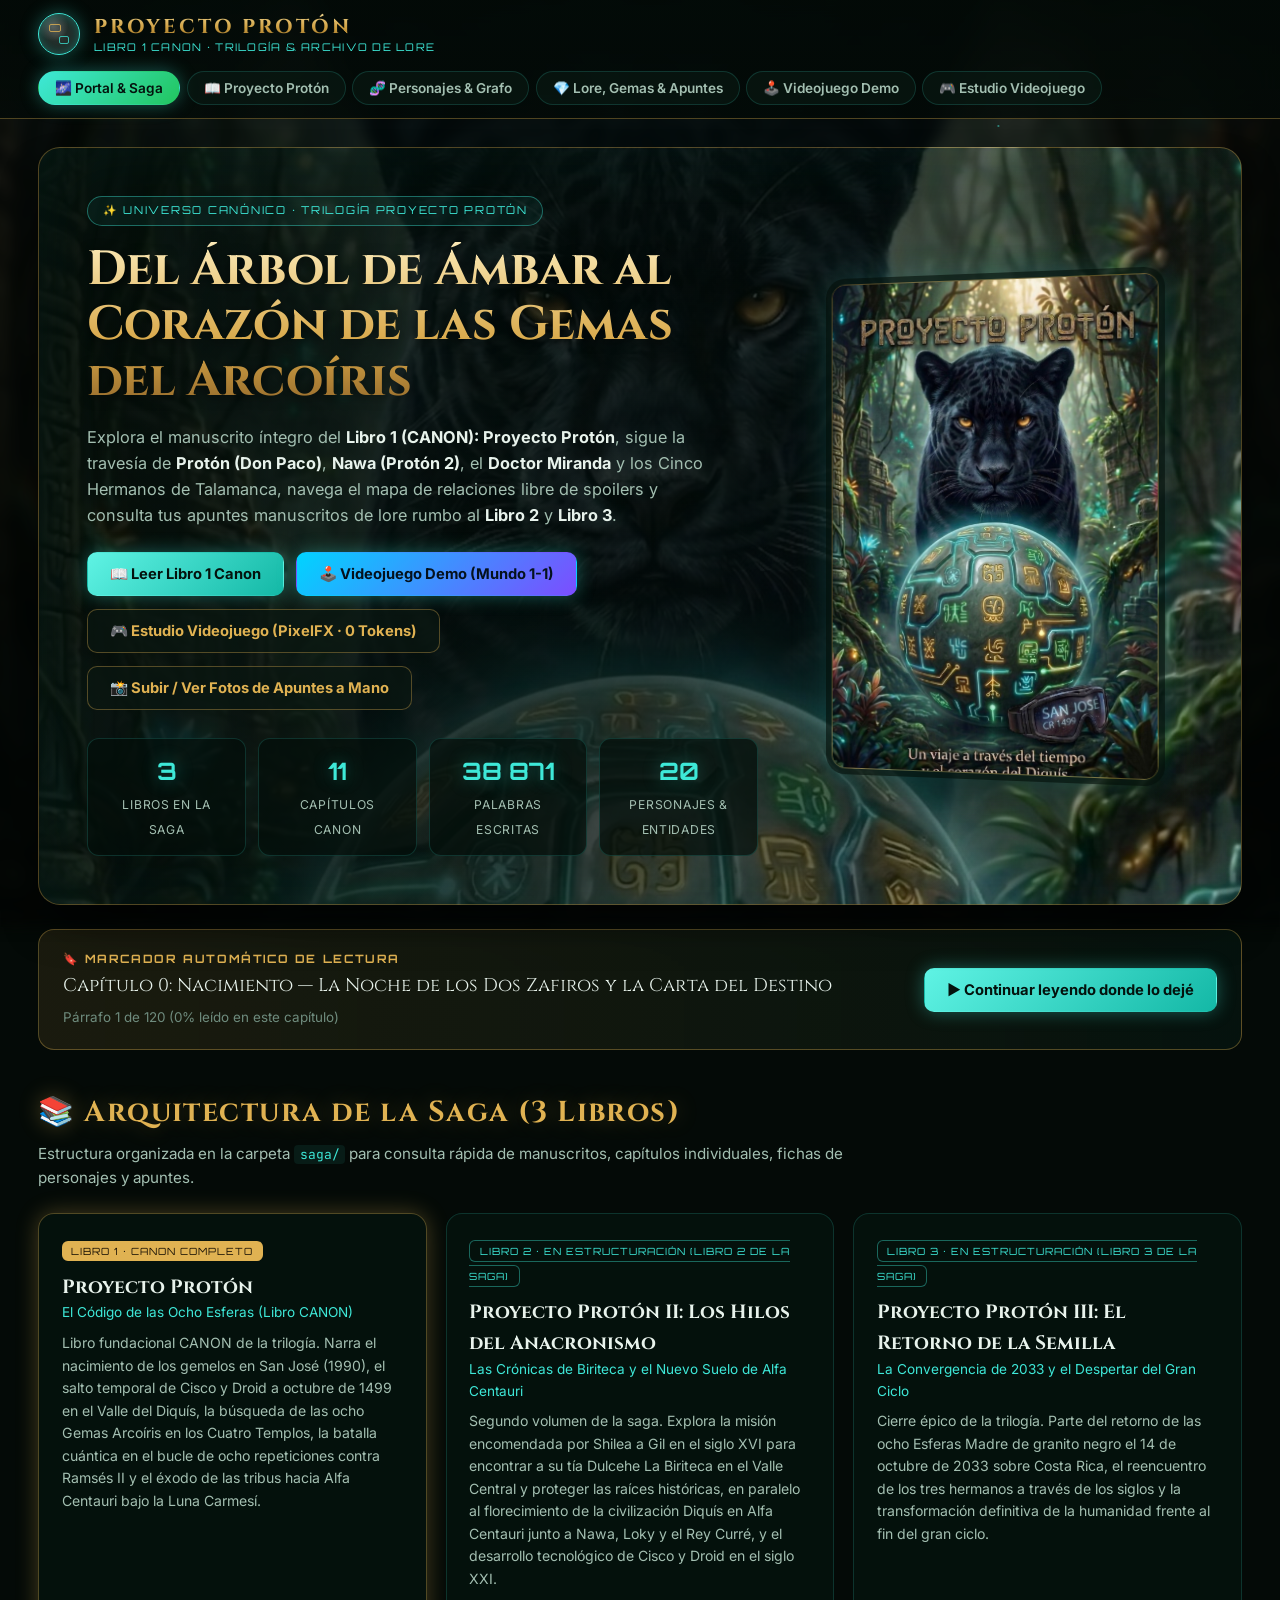
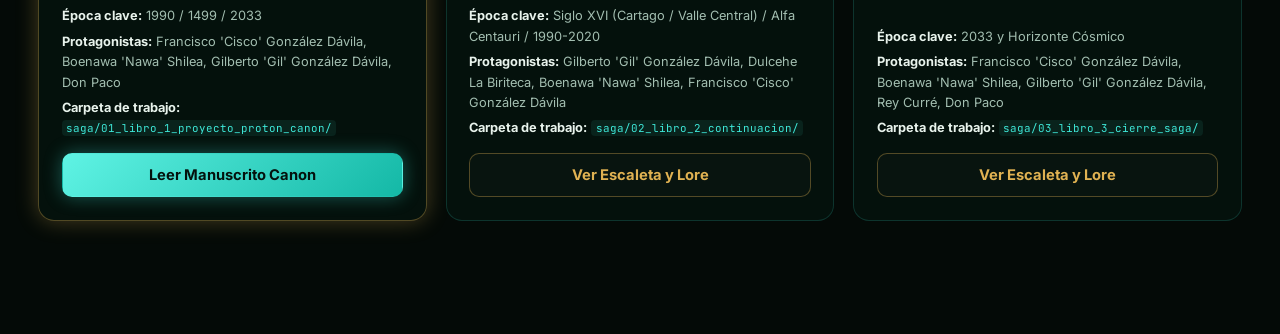
<file: index.html>
<!DOCTYPE html>
<html lang="es">
<head>
  <meta charset="UTF-8" />
  <meta name="viewport" content="width=device-width, initial-scale=1.0" />
  <title>Proyecto Protón | Saga Canon, Lector Interactivo, Biblia de Personajes y Lore</title>
  <meta name="description" content="Plataforma web interactiva del Libro 1 Canon Proyecto Protón (Saga de 3 Libros). Lector inmersivo con seguimiento de progreso, audiolibro Read-Along, grafo anti-spoilers de personajes y bóveda de apuntes de lore." />
  <meta property="og:type" content="website" />
  <meta property="og:title" content="Proyecto Protón — Libro 1 Canon &amp; Universo Interactivo" />
  <meta property="og:description" content="Un viaje a través del tiempo y el corazón del Diquís. Lee el Libro 1 Canon, explora la Biblia de Personajes sin spoilers y escucha el modo Audiolibro Read-Along." />
  <meta property="og:url" content="https://geniomaluco.github.io/Proyecto-Proton-Web/" />
  <meta property="og:image" content="https://geniomaluco.github.io/Proyecto-Proton-Web/assets/img/Portadav2.png" />
  <meta name="twitter:card" content="summary_large_image" />
  <meta name="twitter:title" content="Proyecto Protón — Libro 1 Canon &amp; Universo Interactivo" />
  <meta name="twitter:description" content="Un viaje a través del tiempo y el corazón del Diquís. Lector interactivo, grafo de personajes y lore." />
  <meta name="twitter:image" content="https://geniomaluco.github.io/Proyecto-Proton-Web/assets/img/Portadav2.png" />
  <link rel="preconnect" href="https://fonts.googleapis.com" />
  <link rel="preconnect" href="https://fonts.gstatic.com" crossorigin />
  <link href="https://fonts.googleapis.com/css2?family=Cinzel:wght@600;700;900&family=Orbitron:wght@500;700&family=Inter:wght@400;500;600;700&family=Lora:ital,wght@0,400;0,600;1,400&family=JetBrains+Mono:wght@400;600&display=swap" rel="stylesheet" />
  <link rel="stylesheet" href="assets/css/styles.css" />
</head>
<body>
  <!-- Fondo dinámico: portada (Portadav2.png) o ilustración del capítulo activo -->
  <div id="page-backdrop" class="page-backdrop" aria-hidden="true"></div>
  <div class="fireflies" aria-hidden="true"></div>

  <!-- Barra global de progreso de lectura (HU-4.2) -->
  <div class="global-reading-bar" id="global-reading-bar"></div>

  <!-- Navegación Superior -->
  <header class="topbar">
    <button
      type="button"
      class="brand"
      data-view="home"
      title="Ir al menú Portal &amp; Saga"
      aria-label="Ir al menú Portal y Saga"
    >
      <div class="brand-orb" aria-hidden="true"></div>
      <div>
        <div class="brand-title">PROYECTO PROTÓN</div>
        <span class="brand-subtitle">Libro 1 Canon · Trilogía &amp; Archivo de Lore</span>
      </div>
    </button>

    <nav class="nav-tabs" aria-label="Navegación Principal">
      <button type="button" class="nav-btn active" data-view="home">
        🌌 Portal &amp; Saga
      </button>
      <button type="button" class="nav-btn" data-view="reader">
        📖 Proyecto Protón
      </button>
      <button type="button" class="nav-btn" data-view="characters">
        🧬 Personajes &amp; Grafo
      </button>
      <button type="button" class="nav-btn" data-view="lore">
        💎 Lore, Gemas &amp; Apuntes
      </button>
      <button type="button" class="nav-btn" data-view="game">
        🕹️ Videojuego Demo
      </button>
      <button type="button" class="nav-btn" data-view="studio">
        🎮 Estudio Videojuego
      </button>
    </nav>
  </header>

  <main class="main-container">
    <!-- =======================================================================
         VISTA 1: PORTAL DE LA SAGA Y DASHBOARD DE PROGRESO
         ======================================================================= -->
    <section id="view-home" class="view-section active" aria-labelledby="hero-heading">
      <div class="hero-card">
        <div class="hero-copy">
          <div class="hero-badge">✨ UNIVERSO CANÓNICO · TRILOGÍA PROYECTO PROTÓN</div>
          <h1 id="hero-heading" class="hero-title">
            Del Árbol de Ámbar al Corazón de las Gemas del Arcoíris
          </h1>
          <p class="hero-lead">
            Explora el manuscrito íntegro del <strong>Libro 1 (CANON): Proyecto Protón</strong>,
            sigue la travesía de <strong>Protón (Don Paco)</strong>, <strong>Nawa (Protón 2)</strong>,
            el <strong>Doctor Miranda</strong> y los Cinco Hermanos de Talamanca, navega el mapa de relaciones
            libre de spoilers y consulta tus apuntes manuscritos de lore rumbo al <strong>Libro 2</strong> y <strong>Libro 3</strong>.
          </p>

          <div class="hero-actions">
            <button type="button" class="btn-primary" data-action="open-reader">
              📖 Leer Libro 1 Canon
            </button>
            <button type="button" class="btn-primary" data-action="open-game" style="background:linear-gradient(135deg,#00d4ff,#7c4dff);color:#04111d;">
              🕹️ Videojuego Demo (Mundo 1-1)
            </button>
            <button type="button" class="btn-secondary" data-action="open-studio">
              🎮 Estudio Videojuego (PixelFX · 0 Tokens)
            </button>
            <button type="button" class="btn-secondary" data-action="open-lore">
              📸 Subir / Ver Fotos de Apuntes a Mano
            </button>
          </div>

          <div id="hero-stats-grid" class="hero-stats"></div>
        </div>
        <figure class="hero-art">
          <img src="assets/img/Portadav2.png" alt="Portada de Proyecto Protón: jaguar negro tras una esfera Diquís con glifos luminosos en la selva" />
        </figure>
      </div>

      <!-- Banner Continuar Leyendo (HU-4.2) -->
      <div class="continue-banner">
        <div class="continue-info">
          <h4>🔖 Marcador Automático de Lectura</h4>
          <p id="continue-chapter-title">Cap. 0: Nacimiento</p>
          <span id="continue-chapter-meta" style="font-size:0.84rem;color:var(--text-muted);">
            Párrafo #1 · 0% del libro completado
          </span>
        </div>
        <button type="button" class="btn-primary" data-action="continue-reading">
          ▶️ Continuar leyendo donde lo dejé
        </button>
      </div>

      <!-- Mapa de la Trilogía (Libros 1, 2 y 3) -->
      <h2 class="section-heading">📚 Arquitectura de la Saga (3 Libros)</h2>
      <p class="section-subtitle">
        Estructura organizada en la carpeta <code>saga/</code> para consulta rápida de manuscritos, capítulos individuales, fichas de personajes y apuntes.
      </p>
      <div id="saga-books-grid" class="saga-grid"></div>
    </section>

    <!-- =======================================================================
         VISTA 2: LECTOR INTERACTIVO + MARCADORES + READ-ALONG (HU-4.1 & HU-4.2)
         ======================================================================= -->
    <section id="view-reader" class="view-section" aria-label="Lector Interactivo">
      <!-- Cajón desplegable de marcadores manuales -->
      <div id="bookmarks-drawer" class="bookmarks-drawer">
        <div style="display:flex;justify-content:space-between;align-items:center;margin-bottom:0.65rem;">
          <strong style="color:var(--accent-gold);font-size:0.9rem;">🔖 Mis Marcadores Guardados</strong>
          <span style="font-size:0.78rem;color:var(--text-muted);">Haz clic en ☆ Marcar en cualquier párrafo para guardar o quitar un marcador</span>
        </div>
        <div id="bookmarks-list-container"></div>
      </div>

      <div class="reader-layout">
        <!-- Índice lateral de capítulos -->
        <aside class="chapter-sidebar" aria-label="Índice de Capítulos">
          <div class="sidebar-header">
            <span>Capítulos Canon</span>
            <span style="font-size:0.75rem;color:var(--accent-cyan);">Libro 1</span>
          </div>
          <div id="reader-chapter-list" class="chapter-list"></div>
        </aside>

        <!-- Panel principal de lectura con soporte de temas (Oscuro / Sepia / Claro) -->
        <article id="reader-main-panel" class="reader-panel" data-theme="dark">
          <div class="reader-toolbar">
            <div class="toolbar-group">
              <span style="font-size:0.75rem;color:var(--text-muted);padding:0 0.4rem;">Tema:</span>
              <button type="button" class="toolbar-btn active" data-theme-btn="dark">🌙 Oscuro</button>
              <button type="button" class="toolbar-btn" data-theme-btn="sepia">📜 Sepia</button>
              <button type="button" class="toolbar-btn" data-theme-btn="light">☀️ Claro</button>
            </div>

            <div class="toolbar-group">
              <button type="button" id="btn-font-dec" class="toolbar-btn" title="Reducir tamaño de letra">A-</button>
              <button type="button" id="btn-font-inc" class="toolbar-btn" title="Aumentar tamaño de letra">A+</button>
              <button type="button" id="btn-toggle-font" class="toolbar-btn" title="Alternar tipografía Serif / Sans">Serif / Sans</button>
            </div>

            <div class="toolbar-group">
              <button type="button" id="btn-toggle-bookmarks" class="toolbar-btn">
                🔖 Marcadores (<span id="bookmarks-count-badge">0</span>)
              </button>
            </div>

            <div id="reader-progress-label" style="font-size:0.78rem;font-family:var(--font-mono);color:var(--accent-cyan);">
              Progreso: 0% · Párrafo #1
            </div>
          </div>

          <header id="reader-chapter-header" class="chapter-header-banner"></header>

          <div id="reader-paragraphs-container" class="chapter-content"></div>

          <footer class="chapter-footer-nav">
            <button type="button" id="btn-prev-chapter" class="btn-secondary">
              ⬅️ Capítulo Anterior
            </button>
            <button type="button" id="btn-next-chapter" class="btn-primary">
              Siguiente Capítulo ➡️
            </button>
          </footer>
        </article>
      </div>
    </section>

    <!-- =======================================================================
         VISTA 3: CATÁLOGO DE PERSONAJES Y GRAFO ANTI-SPOILERS (HU-4.3)
         ======================================================================= -->
    <section id="view-characters" class="view-section" aria-label="Biblia de Personajes y Relaciones">
      <h2 class="section-heading">🧬 Biblia de Personajes &amp; Mapa de Relaciones</h2>
      <p class="section-subtitle">
        Filtra el universo de personajes principales, secundarios y entidades. Ajusta el control anti-spoilers según el capítulo que estés leyendo para revelar únicamente los vínculos y biografías descubiertos hasta ese punto.
      </p>

      <!-- Barra de control Anti-Spoilers -->
      <div class="spoiler-bar">
        <div>
          <strong style="color:var(--accent-cyan);display:block;font-size:0.95rem;">
            🛡️ Filtro Inteligente Anti-Spoilers por Capítulo
          </strong>
          <span style="font-size:0.82rem;color:var(--text-muted);">
            Oculta automáticamente personajes, transformaciones y alianzas de capítulos posteriores.
          </span>
        </div>

        <div class="spoiler-slider-wrap">
          <input
            type="range"
            id="spoiler-chapter-slider"
            min="0"
            max="10"
            value="10"
            aria-label="Capítulo máximo permitido sin spoilers"
          />
          <span id="spoiler-chapter-badge" class="spoiler-badge">
            Mostrando hasta Cap. 10: Epílogo: El Retorno de la Semilla
          </span>
          <button type="button" id="btn-spoiler-all" class="toolbar-btn">
            Ver Todo el Canon
          </button>
        </div>
      </div>

      <!-- Grafo Interactivo SVG + Panel de Detalle -->
      <div class="graph-container">
        <div class="svg-graph-box">
          <svg id="relationship-svg" viewBox="0 0 800 490" role="img" aria-label="Grafo interactivo de relaciones entre personajes"></svg>
        </div>
        <aside id="character-spotlight-box" class="character-spotlight"></aside>
      </div>

      <!-- Filtros de Categoría y Buscador -->
      <div class="filter-pills">
        <button type="button" class="pill-btn active" data-char-cat="todos">Todos (20)</button>
        <button type="button" class="pill-btn" data-char-cat="principales">⭐ Principales (4)</button>
        <button type="button" class="pill-btn" data-char-cat="secundarios">🧭 Secundarios (11)</button>
        <button type="button" class="pill-btn" data-char-cat="grupos">🏛️ Grupos y Entidades (5)</button>
        <input
          type="search"
          id="char-search-input"
          placeholder="🔍 Buscar por nombre, alias, rol o facción..."
          style="margin-left:auto;background:rgba(15,23,42,0.85);color:var(--text-main);border:1px solid var(--border-subtle);border-radius:999px;padding:0.45rem 1rem;font-size:0.84rem;min-width:260px;"
        />
      </div>

      <div id="characters-catalog-grid" class="characters-grid"></div>
    </section>

    <!-- =======================================================================
         VISTA 4: BÓVEDA DE LORE, LAS 8 GEMAS Y FOTOS DE APUNTES A MANO
         ======================================================================= -->
    <section id="view-lore" class="view-section" aria-label="Bóveda de Lore, Gemas y Apuntes">
      <h2 class="section-heading">💎 Las 8 Gemas del Arcoíris (Canon)</h2>
      <p class="section-subtitle">
        Artefactos de consciencia forjados en el Árbol de Ámbar durante el sacrificio de Protón en el Capítulo 0 y despertados a lo largo de la saga.
      </p>
      <div id="gems-catalog-grid" class="gems-grid"></div>

      <h2 class="section-heading">📸 Bóveda de Fotografías y Apuntes a Mano del Autor</h2>
      <p class="section-subtitle">
        Espacio preparado para subir y previsualizar las fotografías de tus notas a mano sobre el lore de <em>Proyecto Protón</em> y las continuaciones de la saga.
        También puedes guardar los archivos directamente en <code>saga/lore_y_apuntes/fotos_apuntes_mano/</code>.
      </p>

      <div class="lore-upload-zone">
        <div style="font-size:2.2rem;margin-bottom:0.5rem;">📷 ✍️ 📓</div>
        <h3 style="margin-bottom:0.4rem;">Cargar Fotografías de Apuntes y Bocetos a Mano</h3>
        <p style="color:var(--text-muted);font-size:0.9rem;max-width:640px;margin:0 auto 1rem;">
          Selecciona una o varias fotos desde tu equipo para visualizarlas en esta galería interactiva o compártelas directamente en el chat para transcribirlas a <code>saga/lore_y_apuntes/transcripciones_apuntes/</code> e integrarlas al canon.
        </p>
        <label for="handwritten-photo-input" class="btn-primary" style="cursor:pointer;display:inline-flex;">
          📂 Seleccionar Fotografías de Apuntes
        </label>
        <input
          type="file"
          id="handwritten-photo-input"
          accept="image/*"
          multiple
          style="display:none;"
        />
      </div>

      <div id="lore-notes-grid" class="lore-notes-grid"></div>
    </section>

    <!-- =======================================================================
         VISTA 5: ESTUDIO CREADOR DE PERSONAJES, ANIMACIONES Y ESCENAS PIXELFX
         ======================================================================= -->
    <section id="view-studio" class="view-section" aria-label="Estudio Web Creador de Personajes y Animaciones PixelFX">
      <div class="studio-top-intro">
        <div>
          <span class="hero-badge" style="margin-bottom:0.4rem;">🕹️ PROYECTO PROTÓN GAME LAB · MOTOR PROCEDURAL PIXELFX (0 TOKENS)</span>
          <h2 class="section-heading" style="margin-bottom:0.25rem;">🎮 Estudio Creador de Personajes, Ataques, Objetos y Escenas</h2>
          <p class="section-subtitle" style="margin-bottom:0;">
            Selecciona cualquiera de los <strong>20 personajes canónicos del libro</strong>, personaliza su anatomía 3D-to-Pixel, Gema del Arcoíris, armas precolombinas/cibernéticas, prueba <strong>249 animaciones</strong> sobre <strong>escenas de fondo alusivas a Proyecto Protón</strong> y exporta hojas de sprites <code>.sheet.png</code> + metadatos <code>.sheet.json</code> listos para el videojuego.
          </p>
        </div>
        <a href="studio.html" class="btn-secondary" style="white-space:nowrap;text-decoration:none;">
          🖥️ Abrir en Pantalla Completa
        </a>
      </div>

      <div id="proton-studio-root"></div>
    </section>

    <!-- =======================================================================
         VISTA 6: VIDEOJUEGO DEMO JUGABLE (PC & MÓVIL) + BASE GODOT 4
         ======================================================================= -->
    <section id="view-game" class="view-section" aria-label="Videojuego Demo Proyecto Protón Mundo 1-1">
      <div class="studio-top-intro">
        <div>
          <span class="hero-badge" style="margin-bottom:0.4rem;">🕹️ PROYECTO PROTÓN · VIDEOJUEGO DEMO (PC &amp; CELULAR) + PROYECTO GODOT 4</span>
          <h2 class="section-heading" style="margin-bottom:0.25rem;">🏥 Mundo 1 - Nivel 1: Escape del Hospital Nocturno (Cap. 0)</h2>
          <p class="section-subtitle" style="margin-bottom:0;">
            Elige entre <strong>Don Paco, Cisco, Droid o Nawa</strong>. Entra en escena con <code>scifi/tractor-beam</code> sin armas, explora el <strong>Hospital Nocturno</strong>, encuentra tu arma en el Armero, usa <strong>Doble Salto Acrobático</strong>, <strong>Dash con Golpe</strong>, <strong>Escudo</strong>, carga la barra de energía con ítems de las criaturas (voladoras, rastreras y saltarinas) para lanzar el <strong>Sword Combo</strong>, recoge el <strong>Trozo de la Gema Blanca (<code>pickups/crystal-shard</code>)</strong> para hacerte grande, junta <strong>100 monedas de oro para 1 Vida Extra</strong>, resuelve el <strong>Puzzle de la Incubadora</strong> para rescatar al bebé y escapa subiendo al <strong>Vehículo Blanco</strong> antes de que se agoten los <strong>240 minutos</strong>.
          </p>
        </div>
        <button type="button" class="btn-secondary" data-action="open-studio" style="white-space:nowrap;">
          🎨 Ir al Estudio de Sprites
        </button>
      </div>

      <div id="proton-game-demo-root"></div>
    </section>
  </main>

  <!-- =======================================================================
       BURBUJA Y REPRODUCTOR DE AUDIOLIBRO READ-ALONG (SOLO EN PROYECTO PROTÓN)
       ======================================================================= -->
  <aside id="audio-dock" class="audio-dock" aria-label="Controles de Audiolibro y Narración Sincronizada">
    <!-- Botón Burbuja Flotante (cerrado por defecto para no tapar la lectura en móvil) -->
    <button
      type="button"
      id="btn-audio-bubble"
      class="audio-bubble-btn"
      title="Abrir o cerrar controles de narración"
      aria-expanded="false"
      aria-controls="audio-dock-panel"
    >
      <span id="audio-bubble-dot" class="audio-pulse"></span>
      <span class="audio-bubble-icon">🎧</span>
      <span class="audio-bubble-label">Narrador</span>
    </button>

    <!-- Panel desplegable de controles -->
    <div id="audio-dock-panel" class="audio-dock-inner">
      <div class="audio-panel-header">
        <div class="audio-status">
          <span id="audio-pulse-dot" class="audio-pulse"></span>
          <span id="audio-now-playing" class="audio-now-playing">
            🎧 Audiolibro listo (toca 🔊 en un párrafo o Play)
          </span>
        </div>
        <button
          type="button"
          id="btn-audio-close"
          class="audio-close-btn"
          title="Minimizar en burbuja"
          aria-label="Minimizar reproductor en burbuja"
        >
          ✕
        </button>
      </div>

      <div class="audio-controls">
        <button type="button" id="btn-audio-prev" class="audio-btn" title="Párrafo anterior">⏮️</button>
        <button type="button" id="btn-audio-play" class="audio-btn primary" title="Reproducir / Pausar narración Read-Along">▶ Narrar</button>
        <button type="button" id="btn-audio-next" class="audio-btn" title="Siguiente párrafo">⏭️</button>
        <button type="button" id="btn-audio-stop" class="audio-btn" title="Detener narración">⏹️</button>

        <select id="tts-rate-select" class="audio-select" aria-label="Velocidad de narración">
          <option value="0.85">0.85x</option>
          <option value="1" selected>1.0x Normal</option>
          <option value="1.15">1.15x</option>
          <option value="1.3">1.30x Rápido</option>
        </select>

        <select id="mp3-track-select" class="audio-select" aria-label="Pistas MP3 ElevenLabs generadas">
          <option value="">🎵 Pistas MP3 ElevenLabs...</option>
        </select>
        <audio id="native-mp3-player" controls style="height:30px;max-width:190px;display:none;"></audio>
      </div>
    </div>
  </aside>

  <!-- Base de datos compilada por book_builder.py + Lógica de la aplicación + Estudio PixelFX (Bundle sin CORS) -->
  <script src="assets/data/proton_data.js"></script>
  <script src="assets/js/app.js"></script>
  <script src="assets/js/proton_studio_bundle.js"></script>
</body>
</html>
</file>
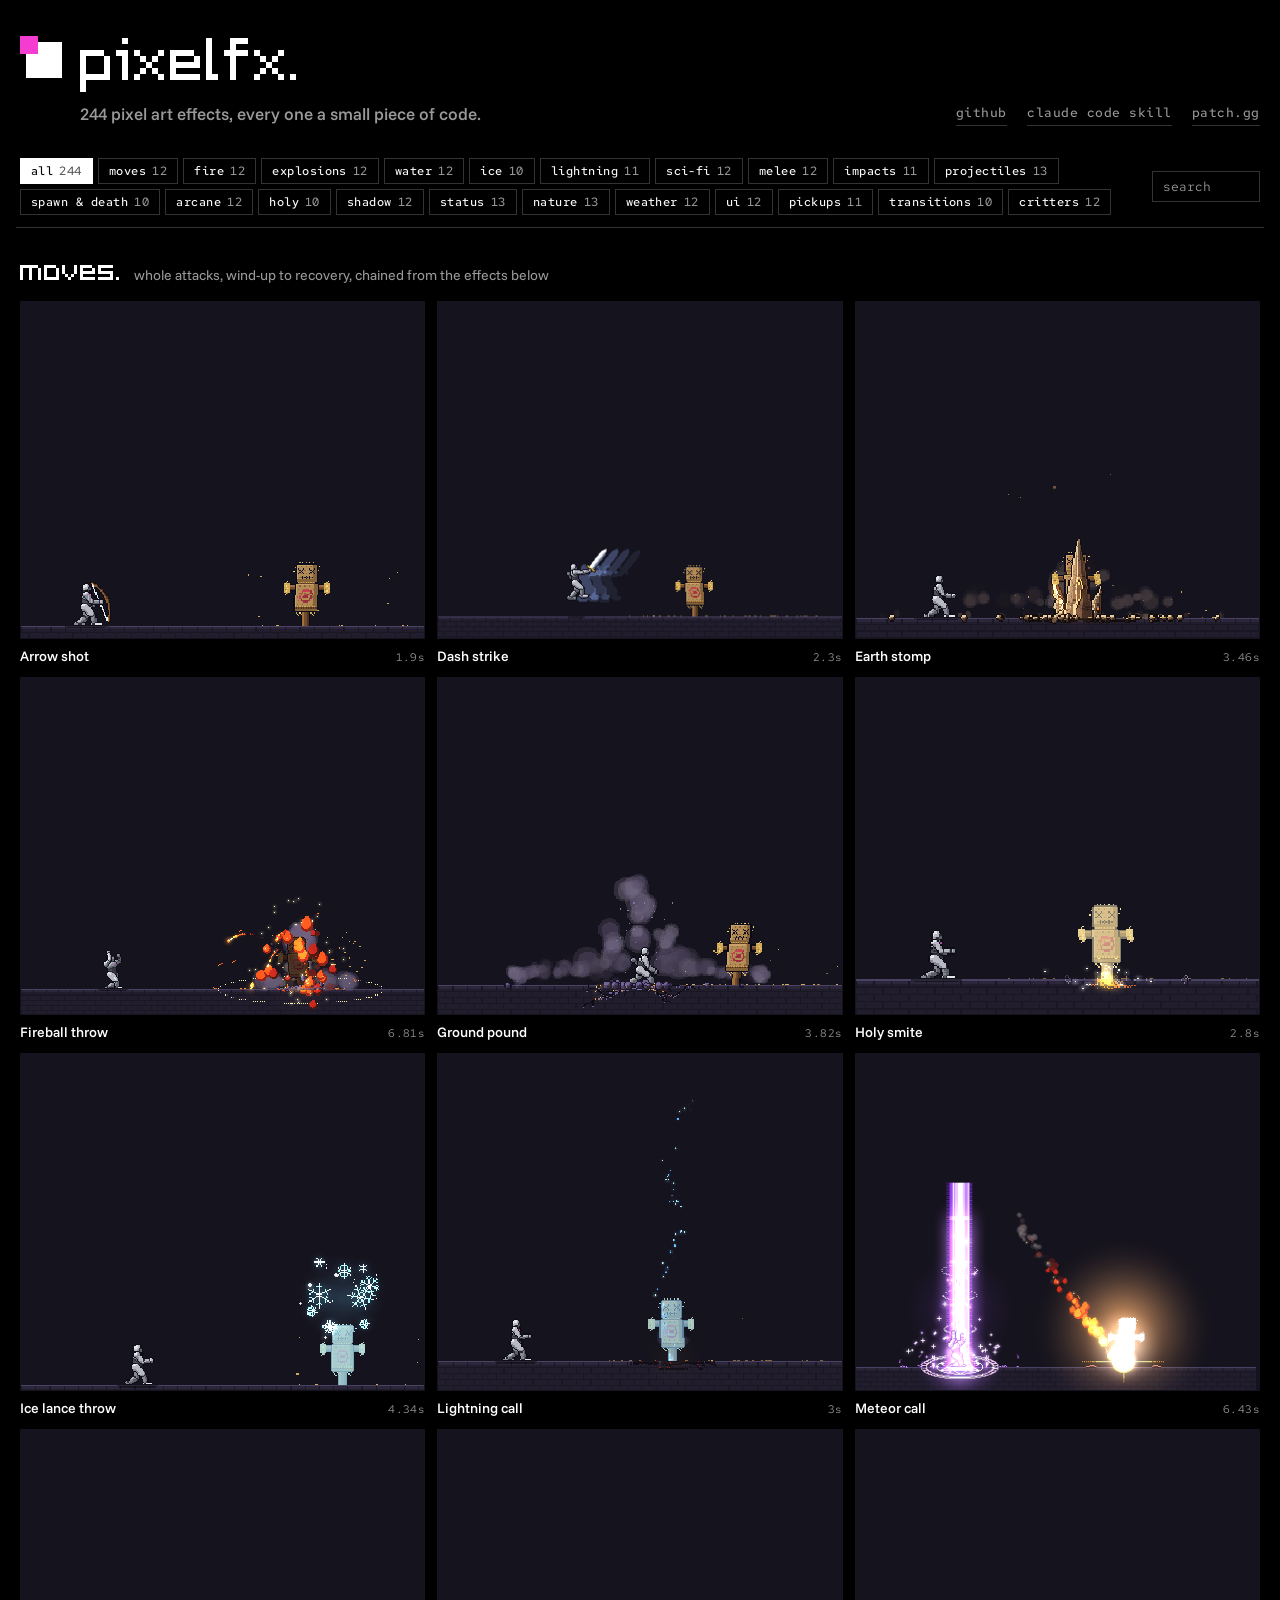
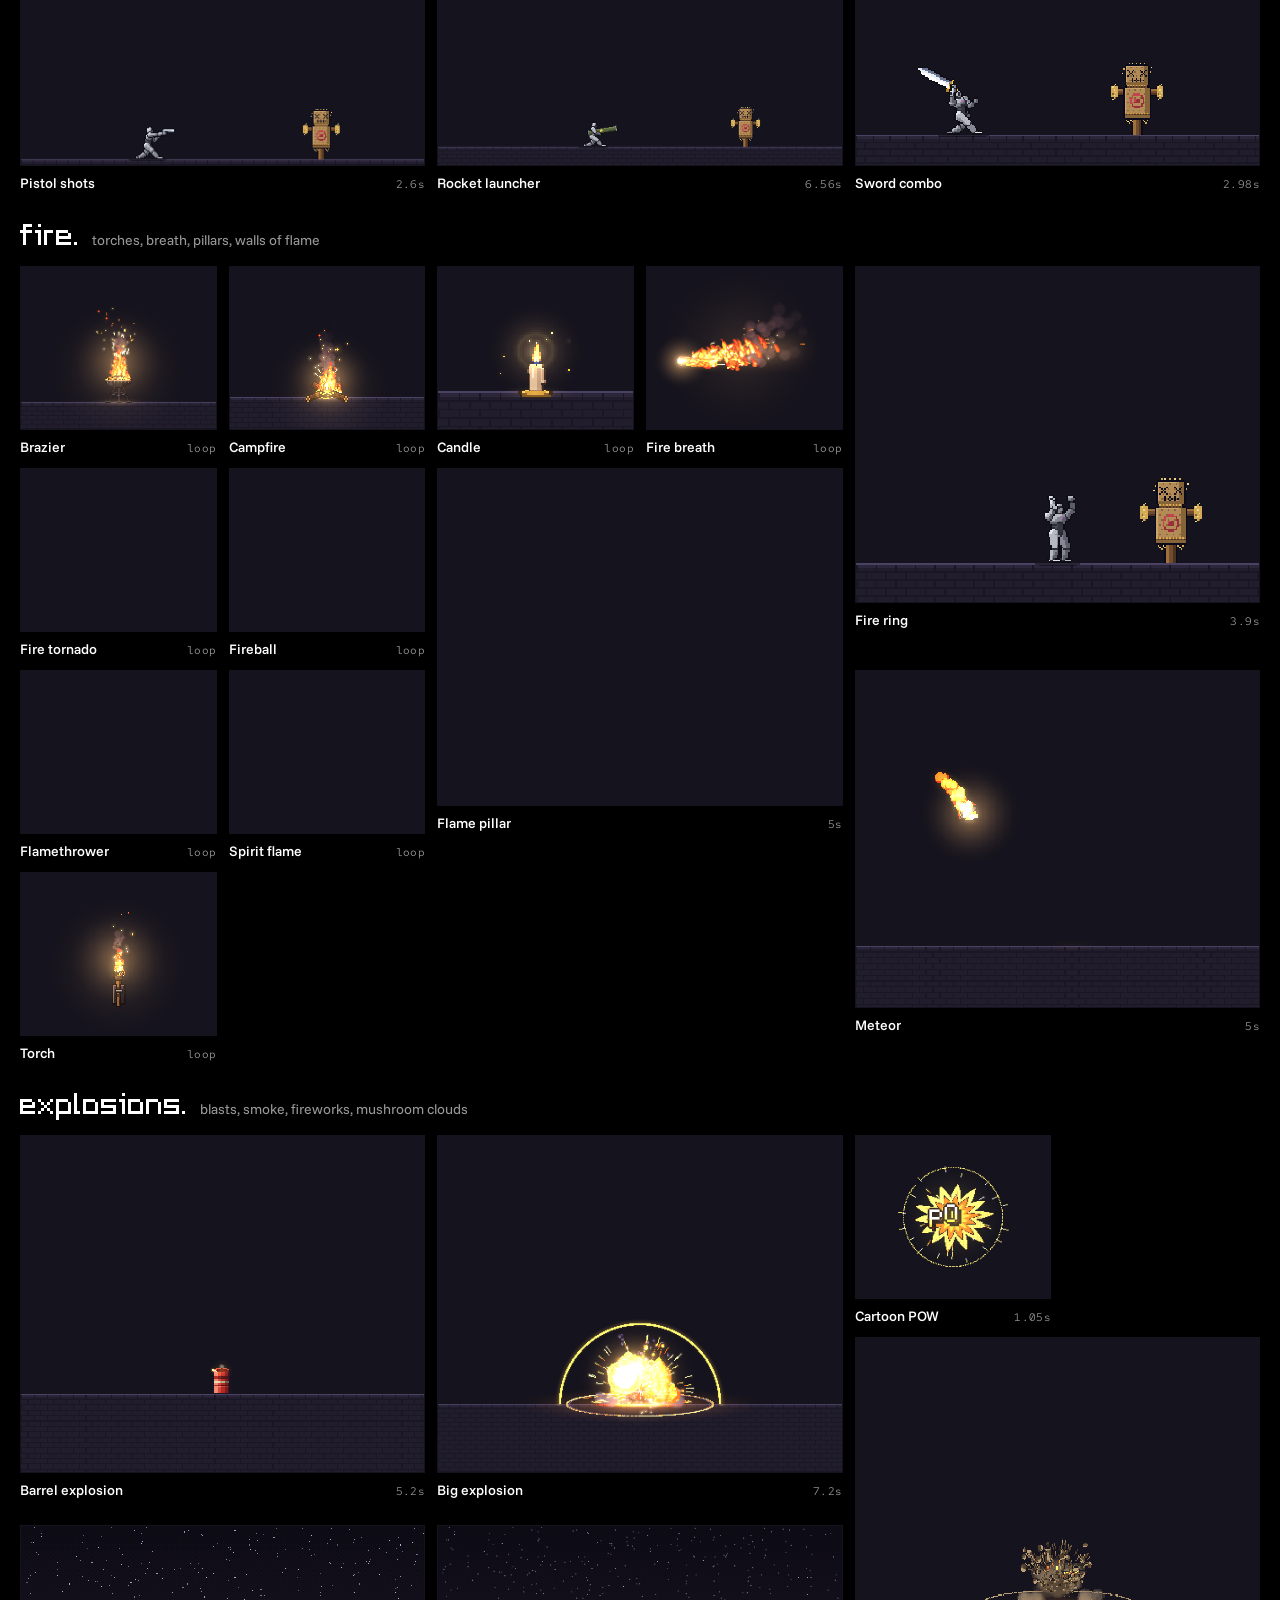
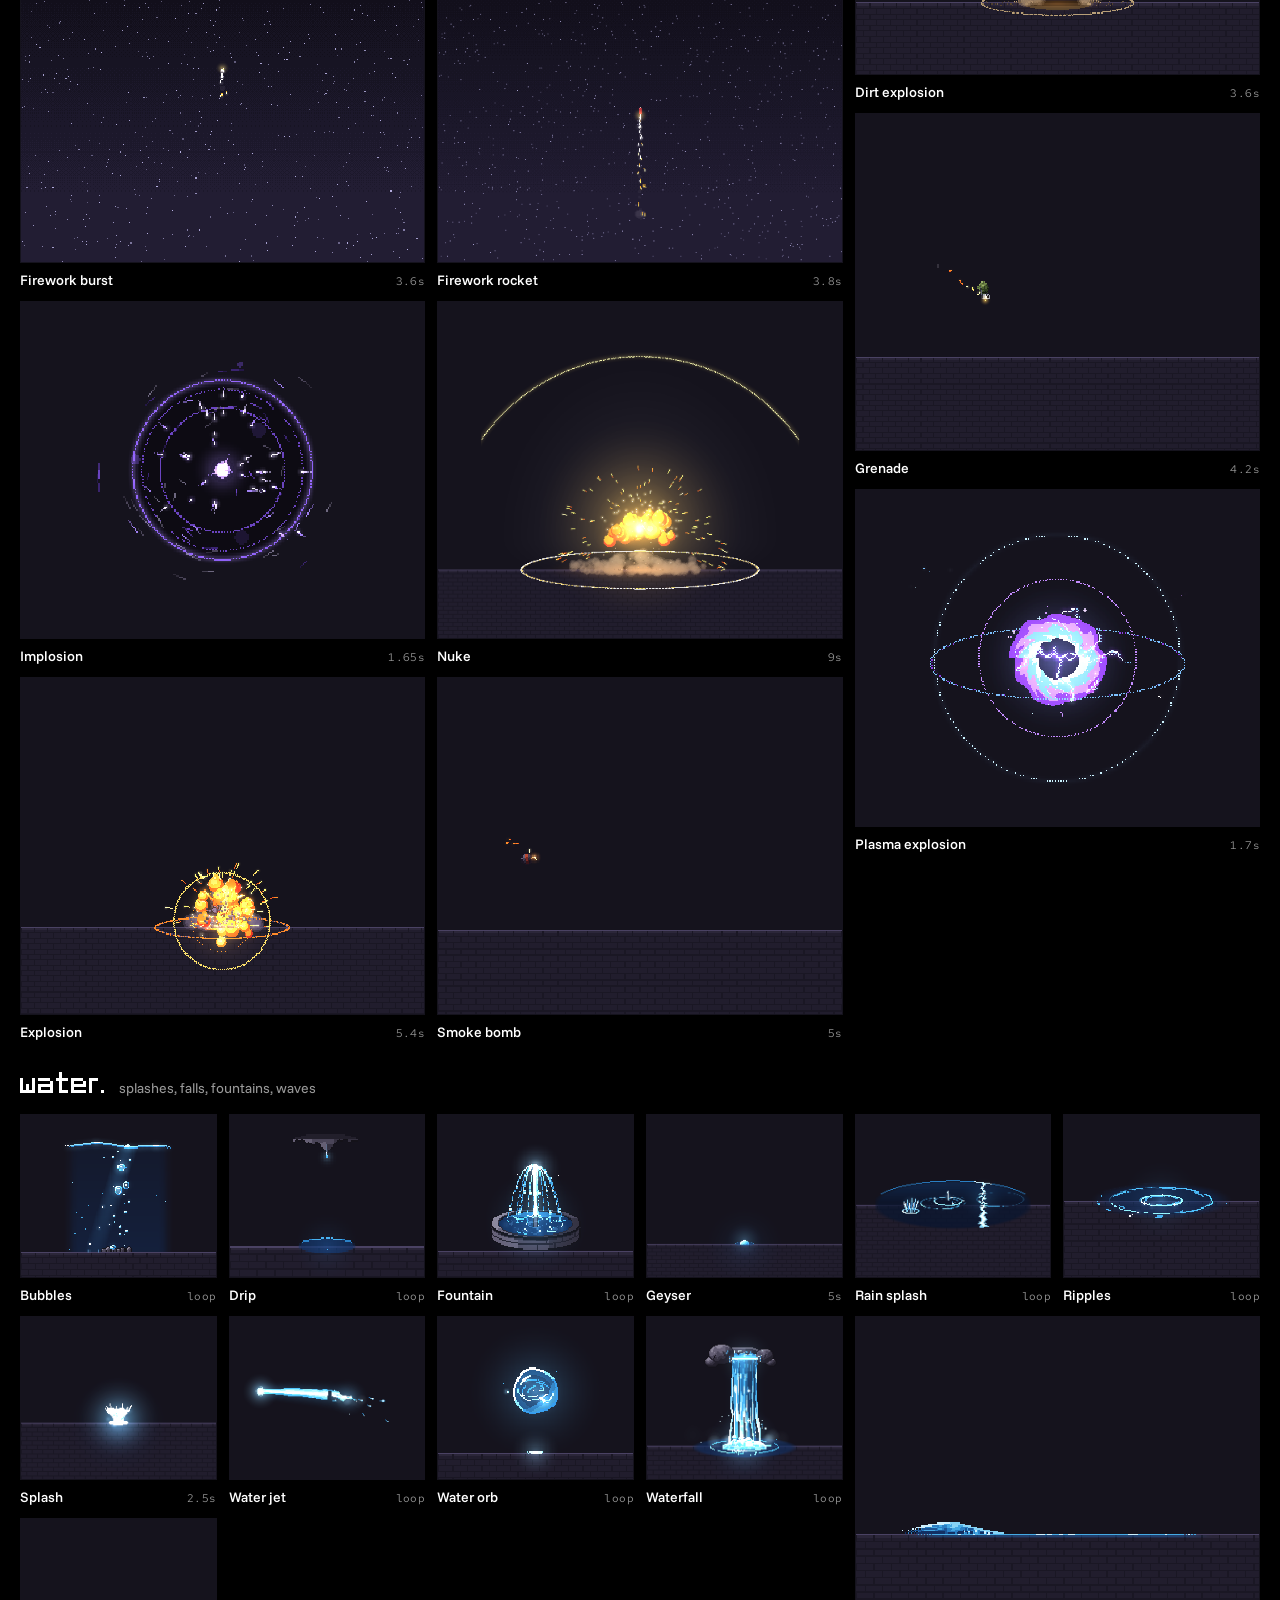
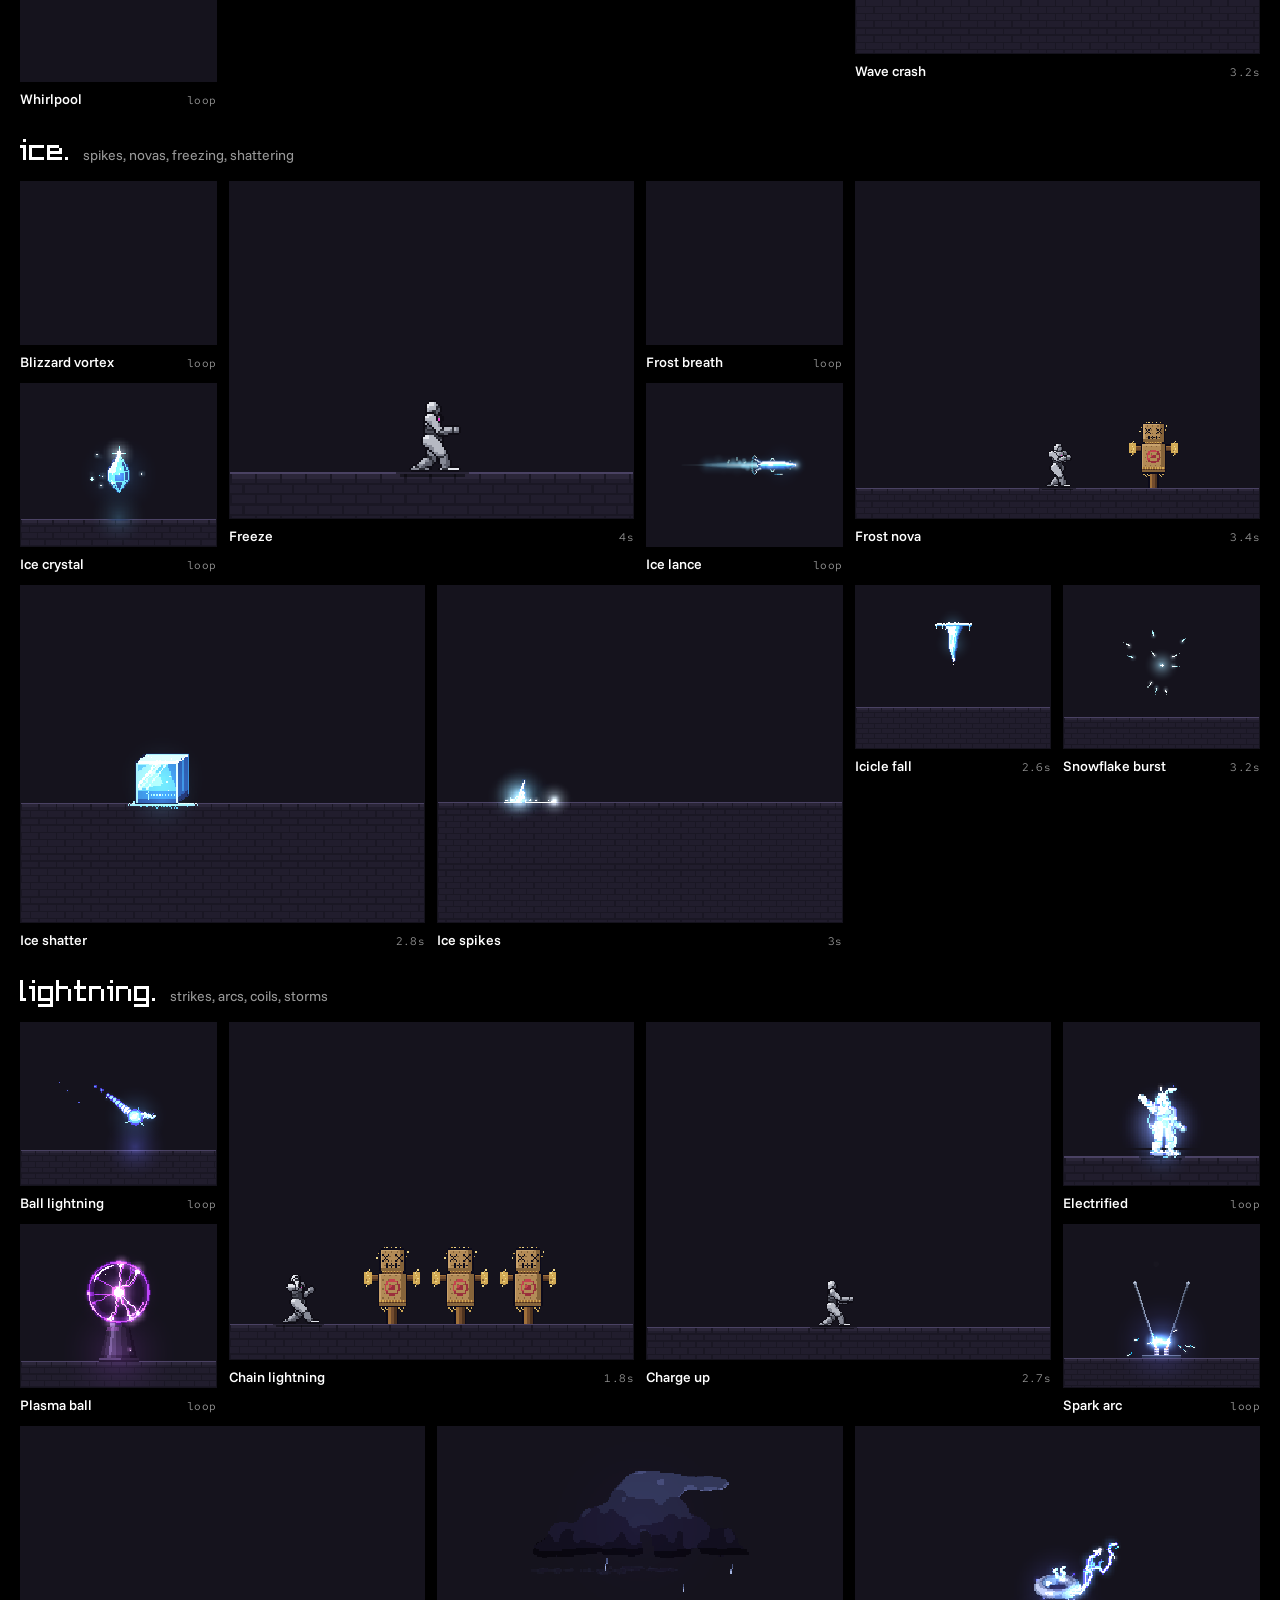
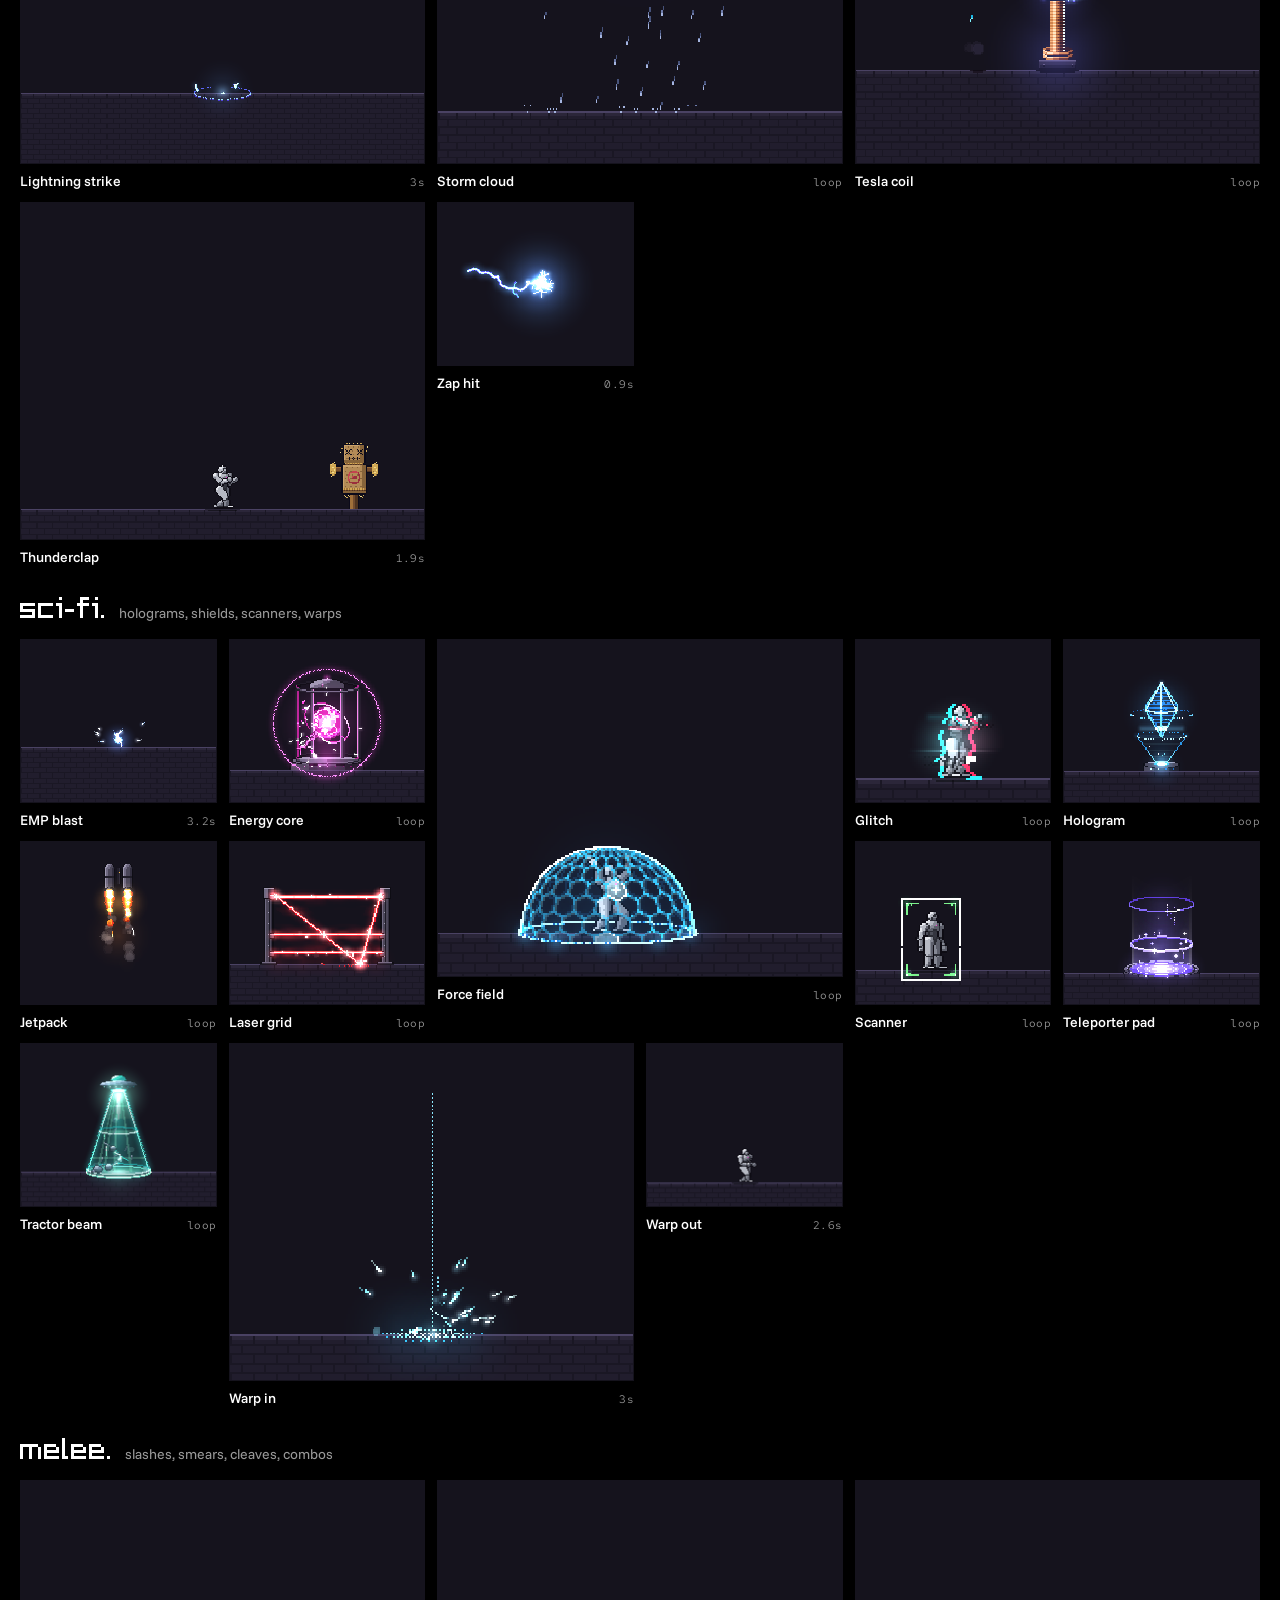
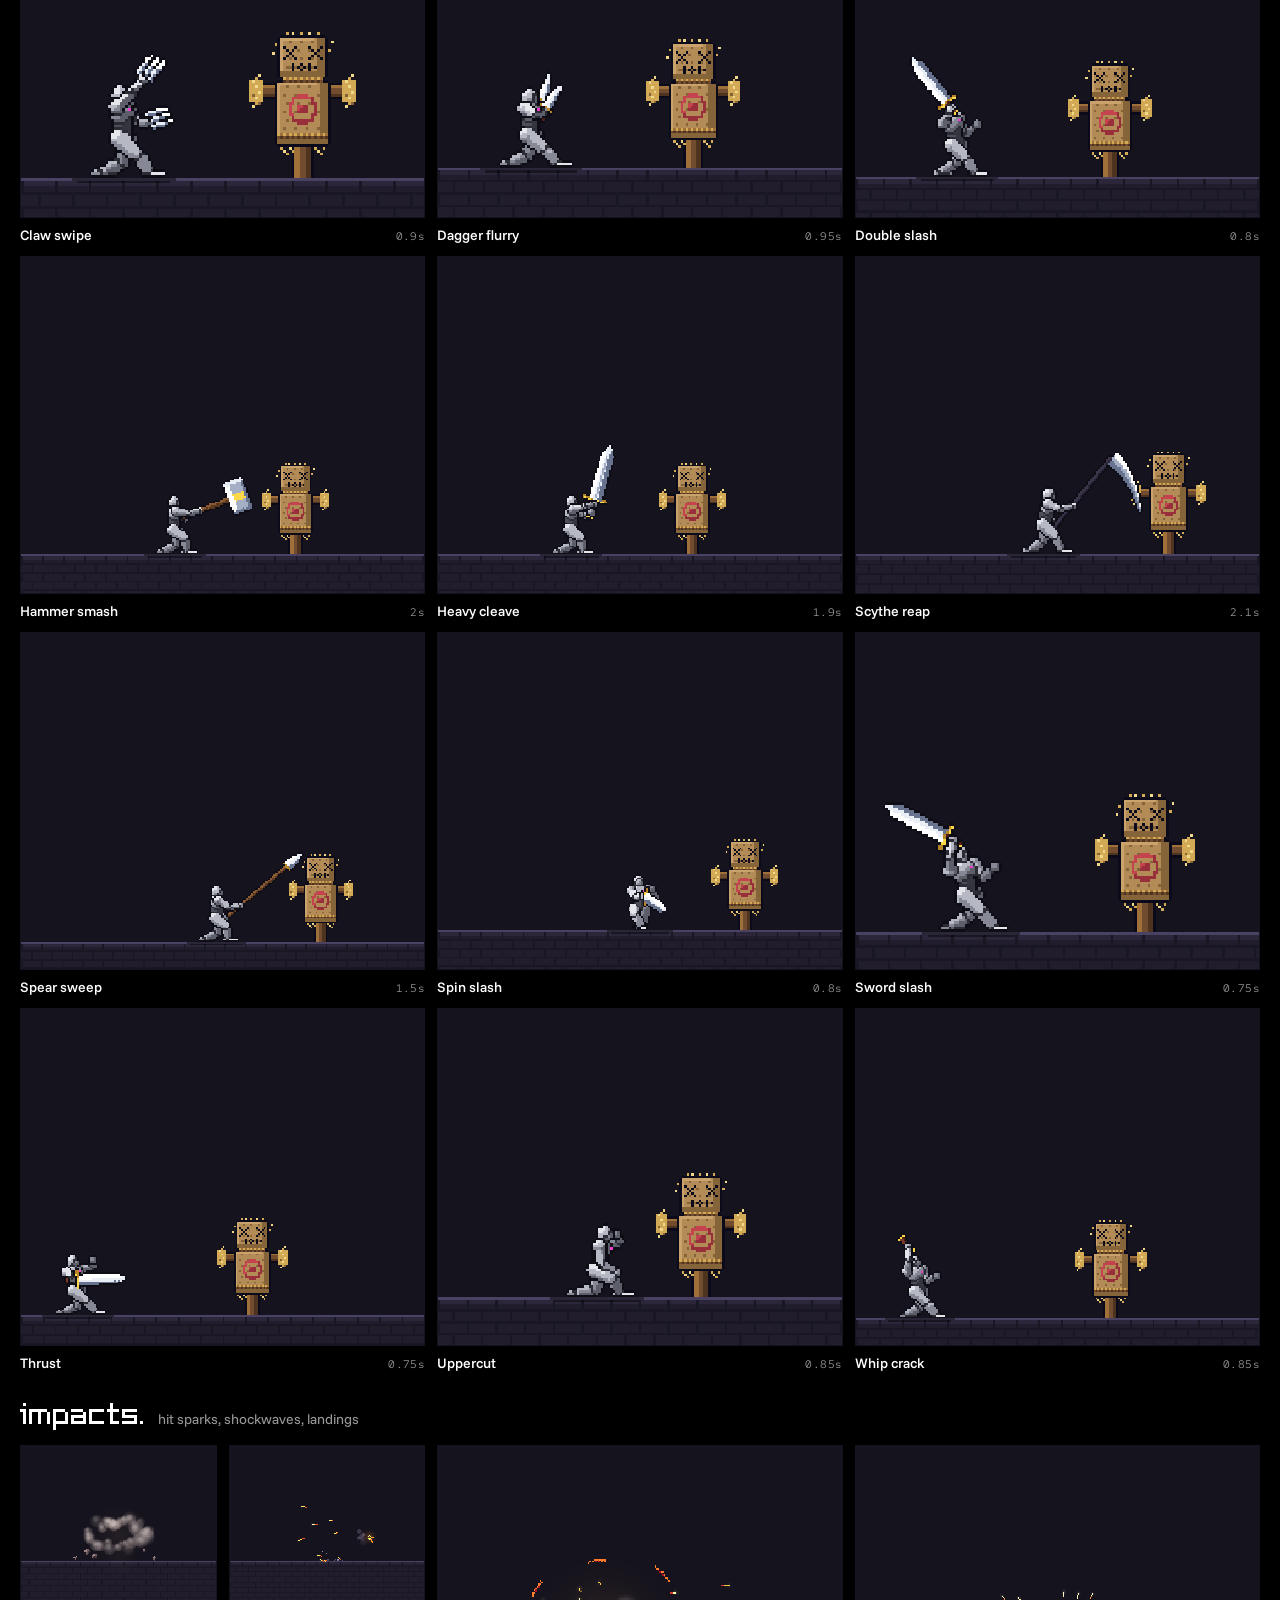
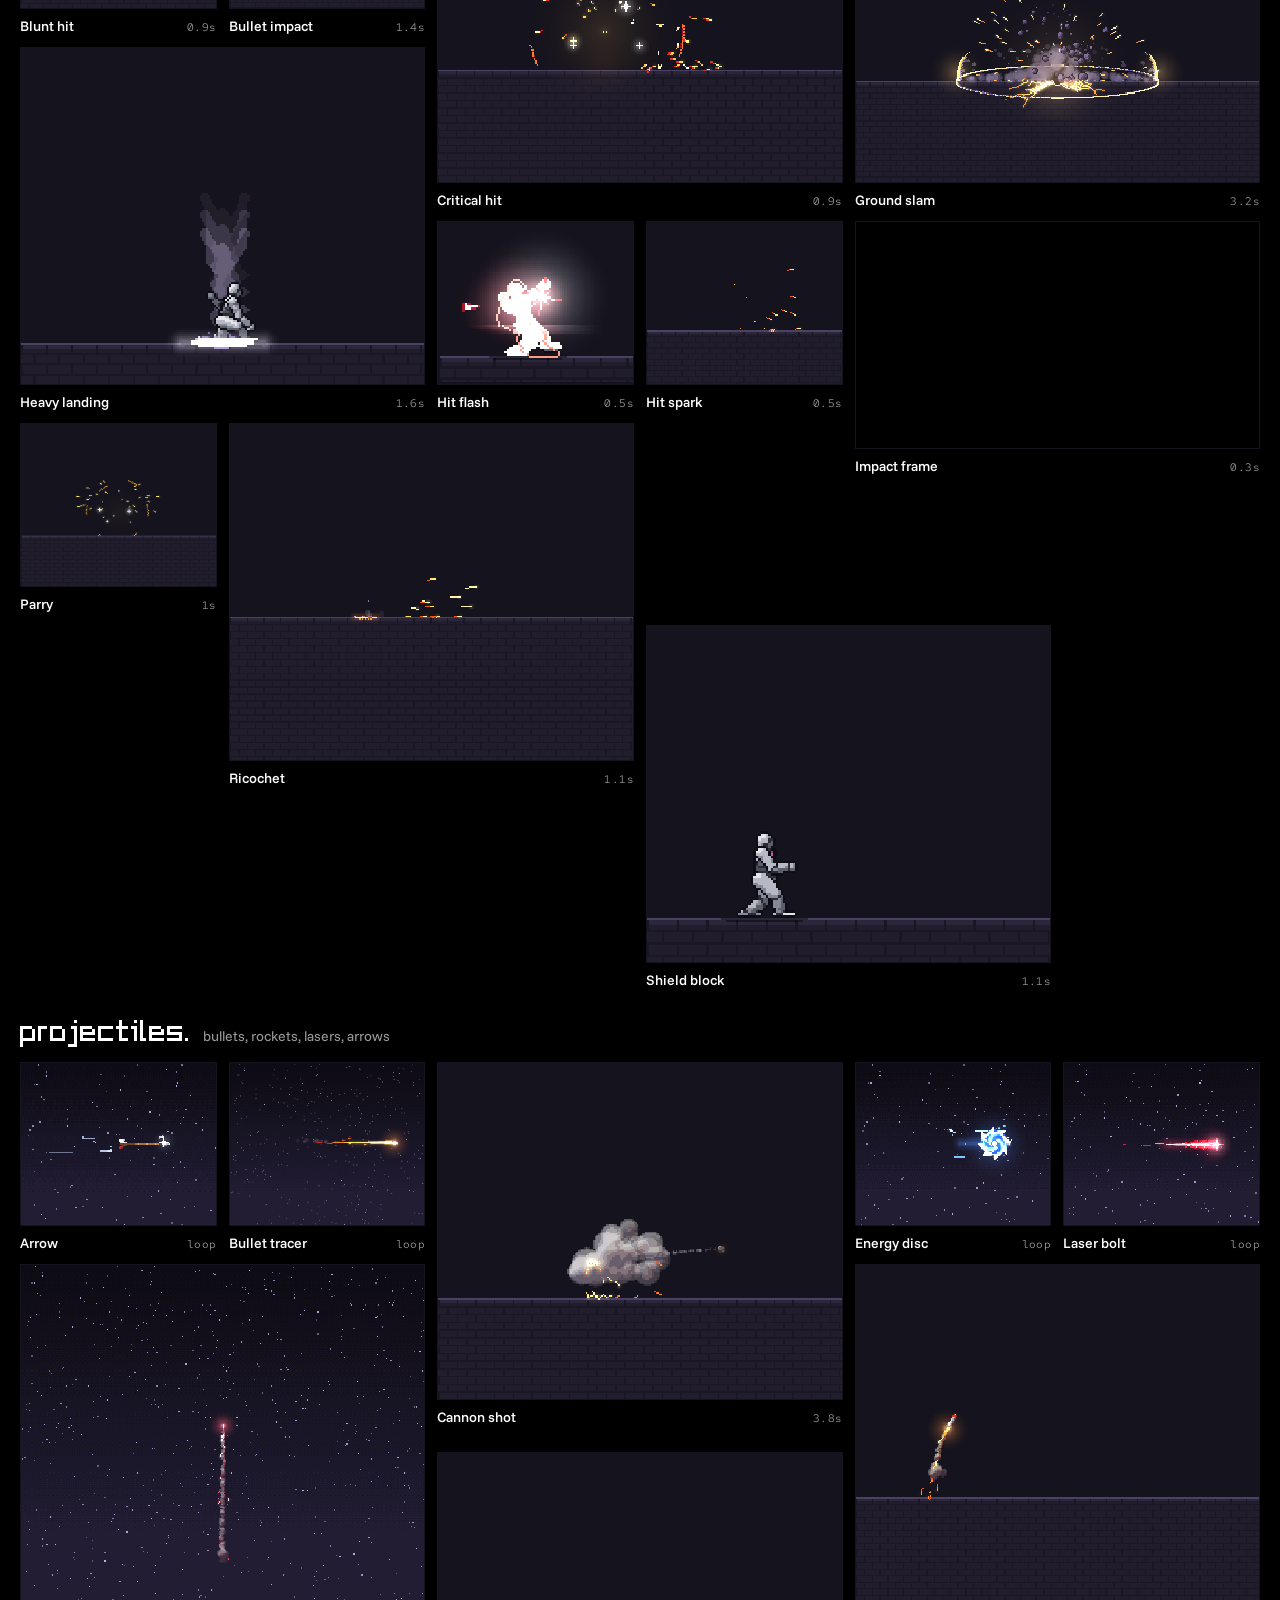
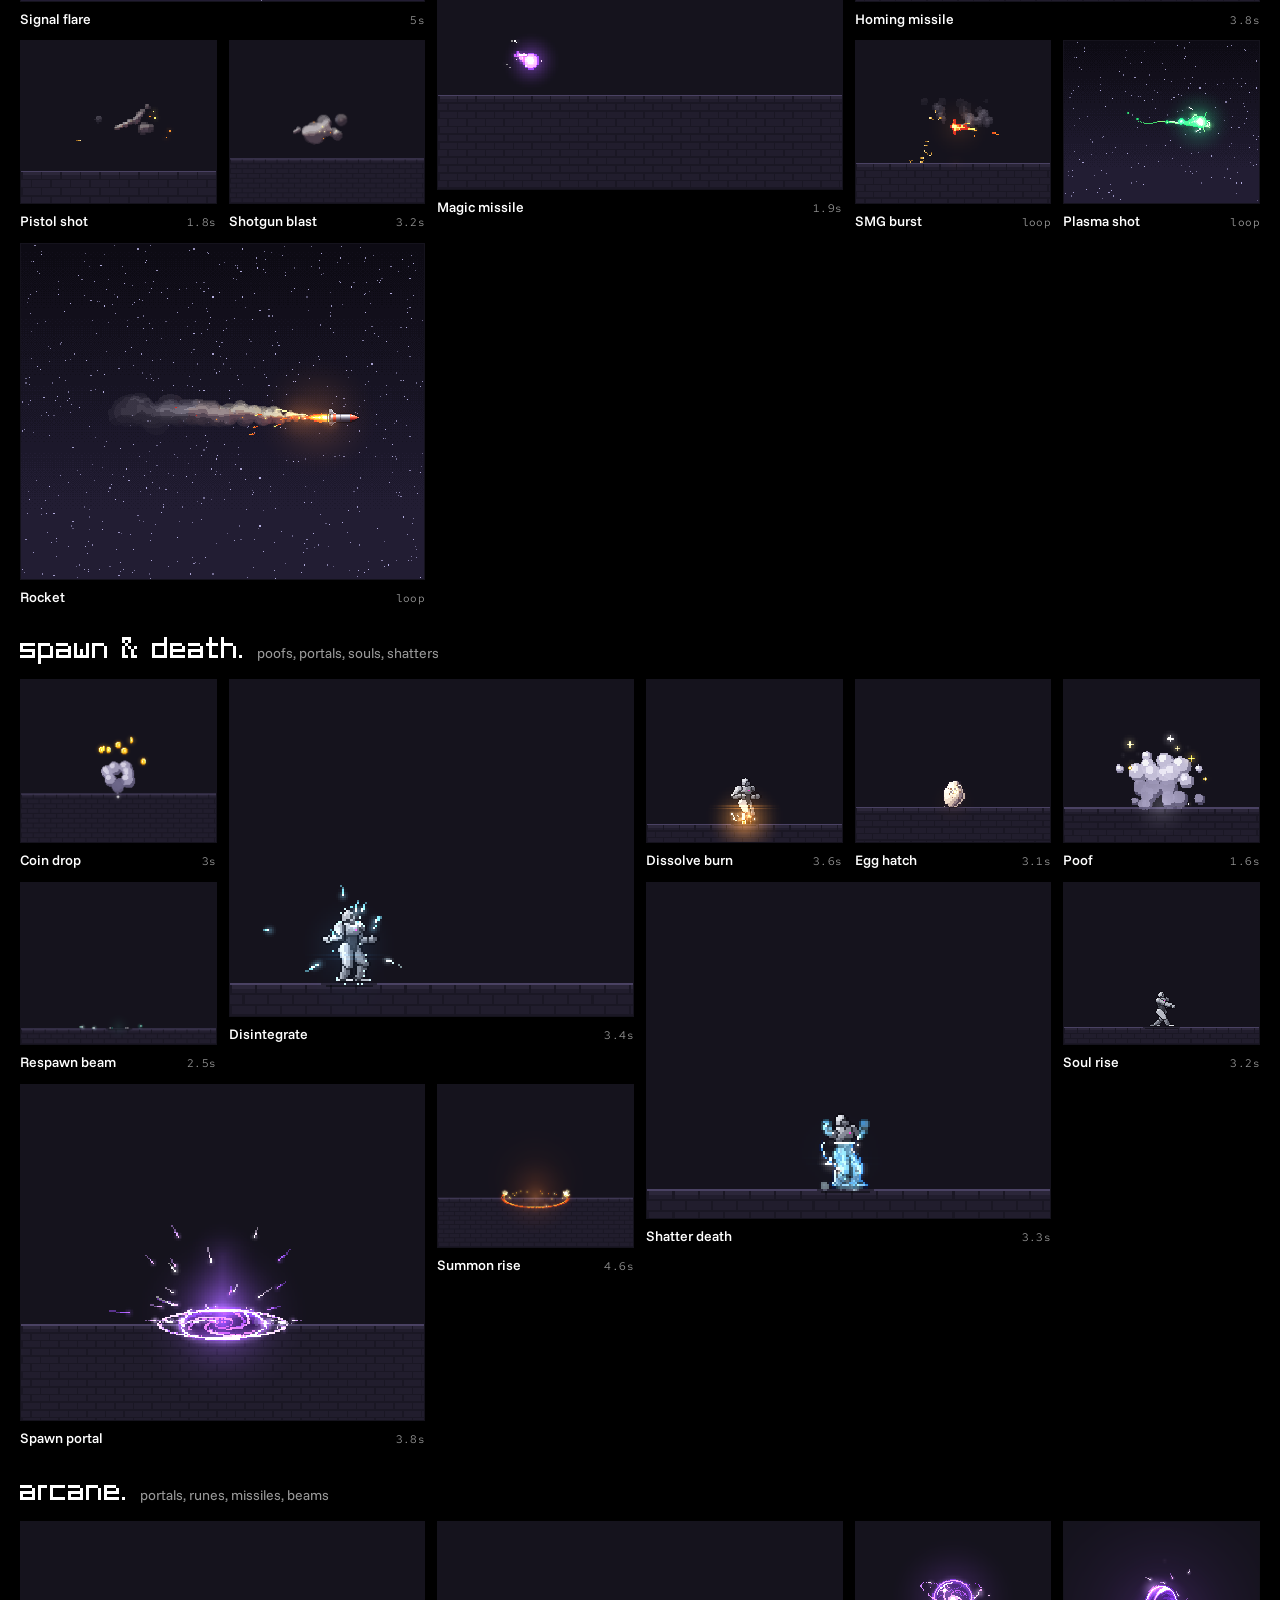
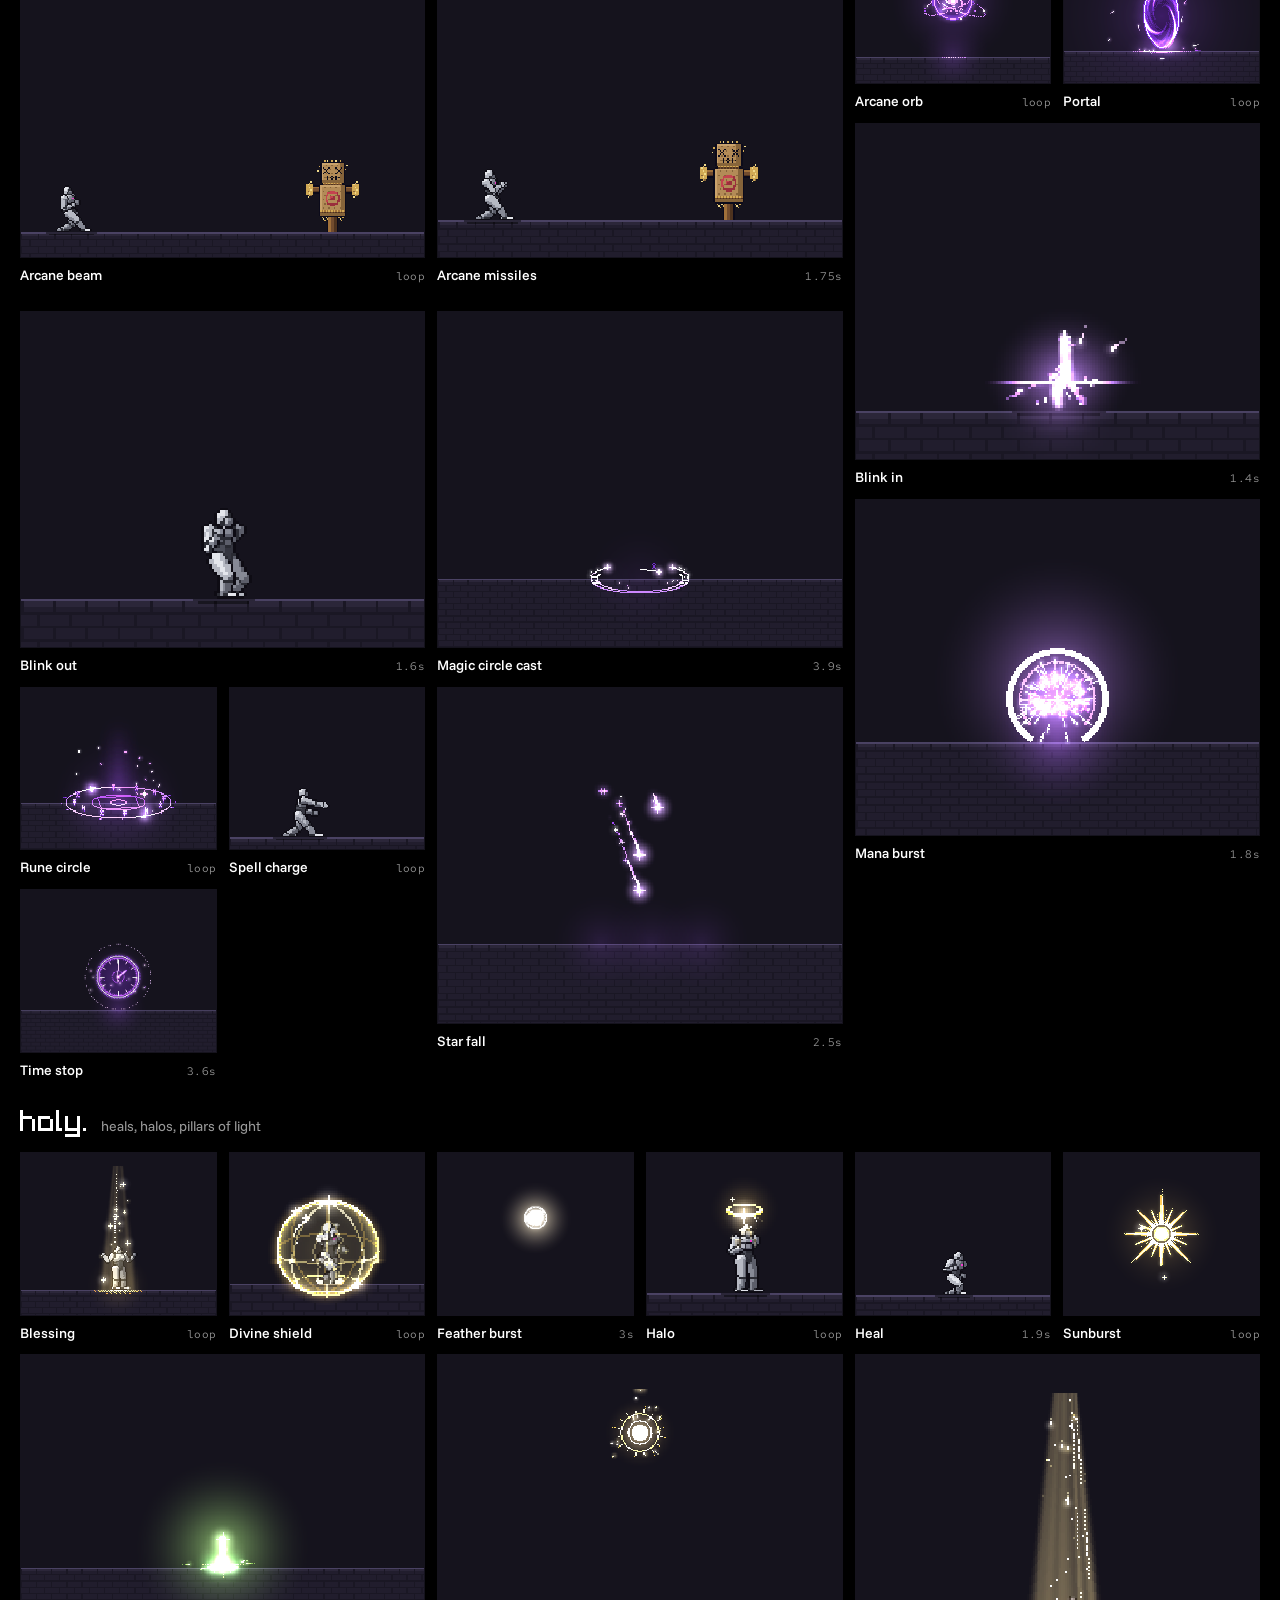
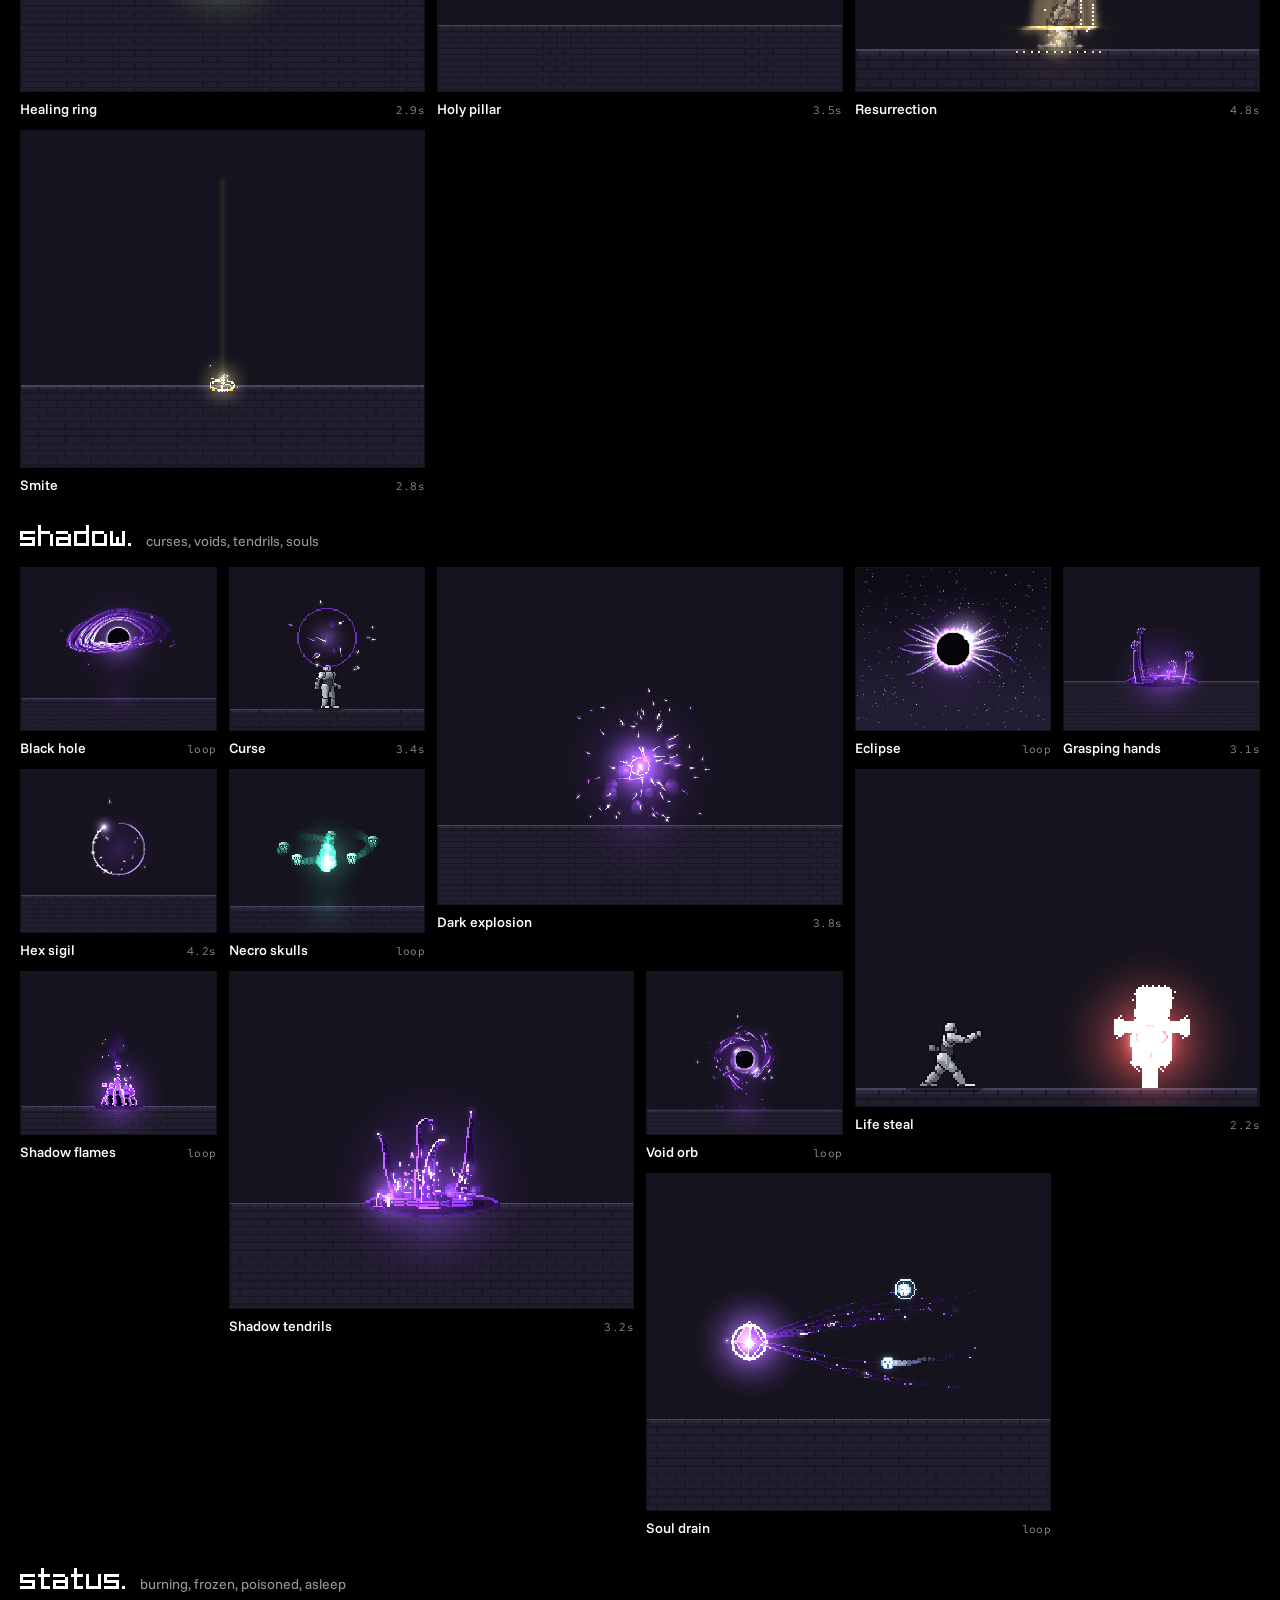
<file: saga/Proyecto Proton el video Juego/pixelfx-main/gallery/index.html>
<!doctype html>
<html lang="en">
<head>
<meta charset="utf-8">
<meta name="viewport" content="width=device-width, initial-scale=1, viewport-fit=cover">
<title>pixelfx</title>
<meta name="description" content="Pixel art effects and animations, every one a small piece of code. Play them, recolor them, export sprite sheets.">
<link rel="preconnect" href="https://fonts.googleapis.com">
<link rel="preconnect" href="https://fonts.gstatic.com" crossorigin>
<link rel="stylesheet" href="https://fonts.googleapis.com/css2?family=Funnel+Sans:wght@400;500&family=Red+Hat+Mono:wght@400;500&display=swap">
<link rel="stylesheet" href="style.css">
</head>
<body>
<!--BODY-->
<header class="head">
  <div class="title">
    <svg class="mark" viewBox="0 0 7 7" shape-rendering="crispEdges" role="img" aria-label="Patch"><rect x="1" y="1" width="6" height="6" fill="#ffffff"/><rect x="0" y="0" width="3" height="3" fill="#f53cd1"/></svg>
    <div>
      <h1>pixelfx.</h1>
      <p class="sub"><span id="count">0</span> pixel art effects, every one a small piece of code.</p>
    </div>
  </div>
  <nav class="links">
    <a href="https://github.com/patch-gg/pixelfx" target="_blank" rel="noopener">github</a>
    <a href="https://github.com/patch-gg/pixelfx#the-skill" target="_blank" rel="noopener">claude code skill</a>
    <a href="https://patch.gg" target="_blank" rel="noopener">patch.gg</a>
  </nav>
</header>
<div class="bar">
  <div class="bar-in">
    <div class="chips" id="chips" role="toolbar" aria-label="Categories"></div>
    <input id="q" type="search" placeholder="search" aria-label="Search effects" autocomplete="off">
  </div>
</div>
<main id="grid"></main>
<p class="empty" id="none" hidden>Nothing matches that. Try fire, slash or loop.</p>
<dialog class="detail" id="detail" aria-labelledby="d-name">
  <div class="sheet">
    <div>
      <div class="big"><canvas id="big"></canvas><button class="close" id="d-close" type="button">close</button></div>
    </div>
    <div class="info">
      <h2 id="d-name"></h2>
      <div class="id" id="d-id"></div>
      <p id="d-desc"></p>
      <dl class="facts" id="d-facts"></dl>
      <div class="controls">
        <div class="row"><label>play</label><button class="btn" id="d-play" type="button">pause</button><button class="btn" id="d-again" type="button">again</button><span id="d-speed" class="row"></span></div>
        <div class="row"><label>backdrop</label><span id="d-bg" class="row"></span></div>
        <div class="row"><label>palette</label><select class="btn" id="d-pal" aria-label="Palette"></select><button class="btn" id="d-seed" type="button">new seed</button></div>
        <div class="row"><label>show</label><button class="btn" id="d-flip" type="button">mirror</button><button class="btn" id="d-actor" type="button">character</button><button class="btn" id="d-make" type="button">sprite sheet</button></div>
      </div>
      <div class="code-head"><span>use it</span><span><a id="d-src" target="_blank" rel="noopener">source</a> · <button class="btn" id="d-copy" type="button">copy</button></span></div>
      <pre id="d-code"></pre>
    </div>
    <div class="sheetout" id="d-sheet"></div>
  </div>
</dialog>
<!--/BODY-->
<script type="module" src="app.js"></script>
</body>
</html>
</file>
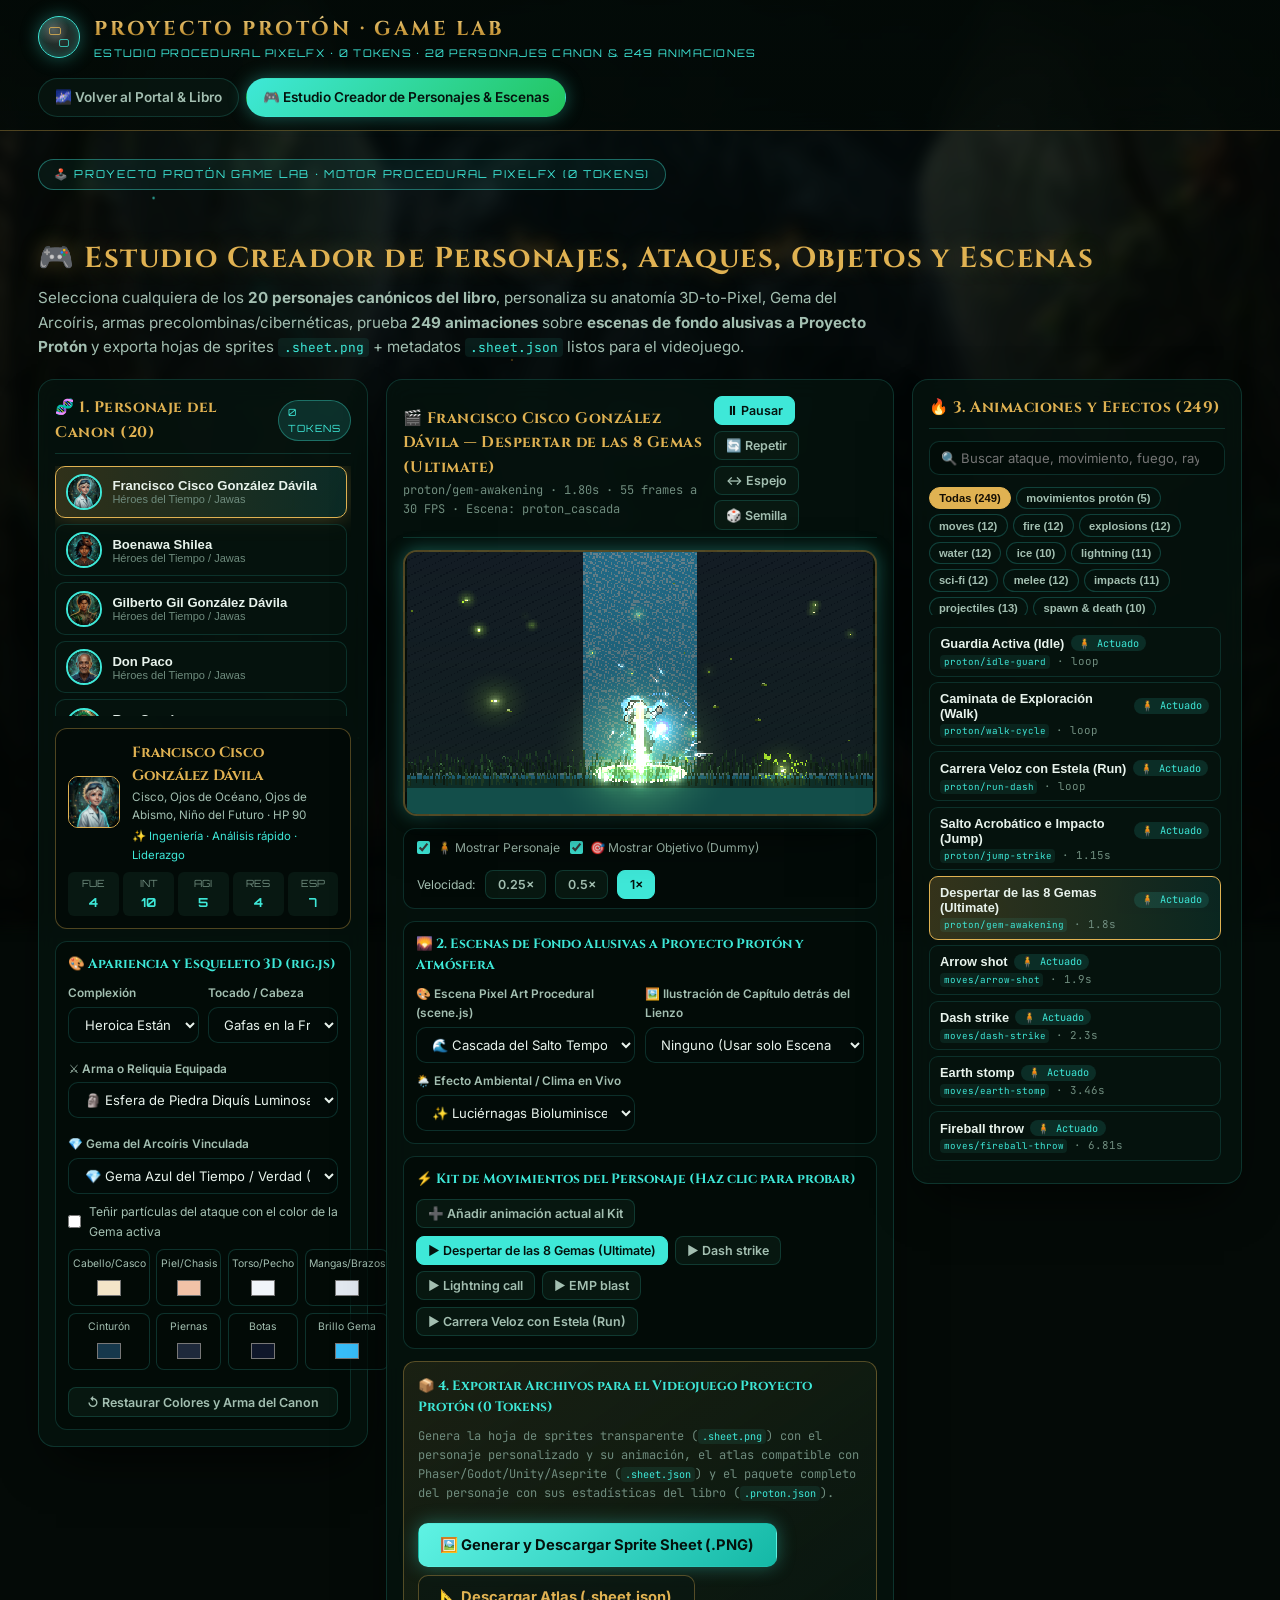
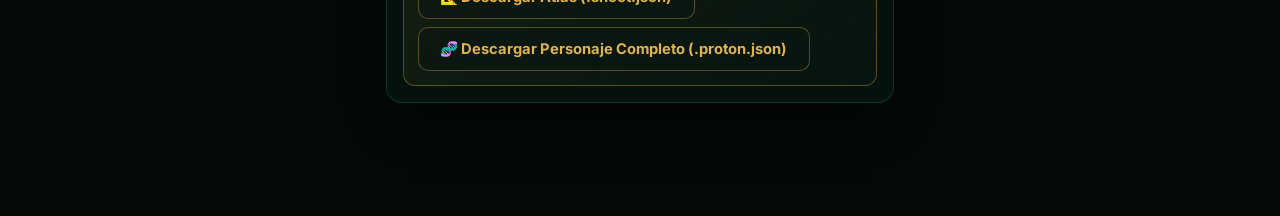
<file: studio.html>
<!DOCTYPE html>
<html lang="es">
<head>
  <meta charset="UTF-8" />
  <meta name="viewport" content="width=device-width, initial-scale=1.0" />
  <title>Estudio Videojuego Proyecto Protón | Creador de Personajes, Animaciones y Escenas PixelFX</title>
  <meta name="description" content="Estudio web procedural (0 Tokens) para crear personajes basados en el canon de Proyecto Protón, animar ataques, objetos, estados, escenas de fondo y exportar hojas de sprites PNG + JSON." />
  <link rel="preconnect" href="https://fonts.googleapis.com" />
  <link rel="preconnect" href="https://fonts.gstatic.com" crossorigin />
  <link href="https://fonts.googleapis.com/css2?family=Cinzel:wght@600;700;900&family=Orbitron:wght@500;700&family=Inter:wght@400;500;600;700&family=Lora:ital,wght@0,400;0,600;1,400&family=JetBrains+Mono:wght@400;600&display=swap" rel="stylesheet" />
  <link rel="stylesheet" href="assets/css/styles.css" />
</head>
<body>
  <div id="page-backdrop" class="page-backdrop" aria-hidden="true"></div>
  <div class="fireflies" aria-hidden="true"></div>

  <header class="topbar">
    <a
      href="index.html"
      class="brand"
      style="text-decoration:none;"
      title="Volver al Portal &amp; Saga Proyecto Protón"
    >
      <div class="brand-orb" aria-hidden="true"></div>
      <div>
        <div class="brand-title">PROYECTO PROTÓN · GAME LAB</div>
        <span class="brand-subtitle">Estudio Procedural PixelFX · 0 Tokens · 20 Personajes Canon &amp; 249 Animaciones</span>
      </div>
    </a>

    <nav class="nav-tabs" aria-label="Navegación Estudio">
      <a href="index.html" class="nav-btn" style="text-decoration:none;">
        🌌 Volver al Portal &amp; Libro
      </a>
      <span class="nav-btn active">
        🎮 Estudio Creador de Personajes &amp; Escenas
      </span>
    </nav>
  </header>

  <main class="main-container" style="max-width:1480px;">
    <section class="view-section active" aria-label="Estudio Web Creador de Personajes y Animaciones PixelFX">
      <div class="studio-top-intro">
        <div>
          <span class="hero-badge" style="margin-bottom:0.4rem;">🕹️ PROYECTO PROTÓN GAME LAB · MOTOR PROCEDURAL PIXELFX (0 TOKENS)</span>
          <h1 class="section-heading" style="margin-bottom:0.25rem;">🎮 Estudio Creador de Personajes, Ataques, Objetos y Escenas</h1>
          <p class="section-subtitle" style="margin-bottom:0;">
            Selecciona cualquiera de los <strong>20 personajes canónicos del libro</strong>, personaliza su anatomía 3D-to-Pixel, Gema del Arcoíris, armas precolombinas/cibernéticas, prueba <strong>249 animaciones</strong> sobre <strong>escenas de fondo alusivas a Proyecto Protón</strong> y exporta hojas de sprites <code>.sheet.png</code> + metadatos <code>.sheet.json</code> listos para el videojuego.
          </p>
        </div>
      </div>

      <div id="proton-studio-root"></div>
    </section>
  </main>

  <script src="assets/data/proton_data.js"></script>
  <script src="assets/js/proton_studio_bundle.js"></script>
</body>
</html>
</file>
<file: assets/css/styles.css>
/* =============================================================================
   PROYECTO PROTÓN — Esquema gráfico basado en assets/img/Portadav2.png
   Paleta: selva esmeralda nocturna · glifos cian/turquesa neón · oro del título
           · ojos ámbar del jaguar · piedra Diquís
   ============================================================================= */
:root {
  /* Fondos (selva nocturna) */
  --bg-primary: #040a07;
  --bg-secondary: #07140f;
  --bg-card: rgba(6, 20, 15, 0.78);
  --bg-elevated: rgba(12, 32, 24, 0.9);
  --stone: #2b3330;

  /* Texto */
  --text-primary: #e8f3ec;
  --text-main: #e8f3ec;
  --text-secondary: #a3bfb1;
  --text-muted: #6f8c7e;

  /* Acentos de la portada */
  --accent-cyan: #3ee8d8;      /* glifos/circuitos neón */
  --accent-teal: #14b8a6;
  --accent-gold: #e0b252;      /* letras del título */
  --accent-amber: #f5a524;     /* ojos del jaguar */
  --accent-emerald: #22c55e;   /* glifos verdes */
  --accent-violet: #a855f7;
  --accent-crimson: #ef4444;
  --accent-bromelia: #f0506e;  /* flores rojas/rosas */

  --border-color: rgba(62, 232, 216, 0.16);
  --border-subtle: rgba(62, 232, 216, 0.16);
  --border-gold: rgba(224, 178, 82, 0.35);
  --glow-cyan: 0 0 18px rgba(62, 232, 216, 0.35);
  --glow-gold: 0 0 22px rgba(224, 178, 82, 0.3);
  --shadow-lg: 0 24px 50px -18px rgba(0, 0, 0, 0.85);

  --font-display: 'Cinzel', 'Trajan Pro', Georgia, serif;
  --font-hud: 'Orbitron', 'Inter', system-ui, sans-serif;
  --font-ui: 'Inter', system-ui, -apple-system, 'Segoe UI', Roboto, sans-serif;
  --font-mono: 'JetBrains Mono', Consolas, monospace;

  /* Lector */
  --reader-bg: rgba(4, 12, 9, 0.82);
  --reader-text: #e3efe8;
  --reader-muted: #9db8aa;
  --reader-accent: #3ee8d8;
  --reader-highlight: rgba(62, 232, 216, 0.14);
  --reader-font-size: 1.125rem;
  --reader-font-family: 'Lora', Georgia, 'Times New Roman', serif;
}

[data-reader-theme="sepia"] {
  --reader-bg: rgba(244, 236, 216, 0.96);
  --reader-text: #2c221e;
  --reader-muted: #6e5a4f;
  --reader-accent: #9a5b0b;
  --reader-highlight: rgba(217, 119, 6, 0.2);
}

[data-reader-theme="light"] {
  --reader-bg: rgba(255, 255, 255, 0.97);
  --reader-text: #12241c;
  --reader-muted: #4b6357;
  --reader-accent: #0f766e;
  --reader-highlight: rgba(15, 118, 110, 0.14);
}

* { box-sizing: border-box; margin: 0; padding: 0; }
html { scroll-behavior: smooth; }

body {
  font-family: var(--font-ui);
  background-color: var(--bg-primary);
  color: var(--text-primary);
  line-height: 1.6;
  min-height: 100vh;
  padding-bottom: 85px;
  overflow-x: hidden;
}

code {
  font-family: var(--font-mono);
  font-size: 0.85em;
  background: rgba(62, 232, 216, 0.08);
  color: var(--accent-cyan);
  padding: 0.1em 0.4em;
  border-radius: 4px;
}

/* ---------- Fondo dinámico de página (portada / capítulo activo) ---------- */
.page-backdrop {
  position: fixed;
  inset: 0;
  z-index: -2;
  background-image: url("../img/Portadav2.png");
  background-size: cover;
  background-position: center 30%;
  filter: blur(6px) saturate(1.1) brightness(0.45);
  transform: scale(1.06);
  transition: background-image 0.8s ease, opacity 0.6s ease;
}
.page-backdrop::after {
  content: "";
  position: fixed;
  inset: 0;
  background:
    radial-gradient(ellipse at 50% 0%, rgba(62, 232, 216, 0.08), transparent 55%),
    linear-gradient(180deg, rgba(4, 10, 7, 0.55) 0%, rgba(4, 10, 7, 0.88) 60%, rgba(4, 10, 7, 0.96) 100%);
}

/* Partículas bioluminiscentes */
.fireflies {
  position: fixed;
  inset: 0;
  z-index: -1;
  pointer-events: none;
  background-image:
    radial-gradient(2px 2px at 12% 22%, rgba(62, 232, 216, 0.8), transparent),
    radial-gradient(1.5px 1.5px at 78% 14%, rgba(62, 232, 216, 0.7), transparent),
    radial-gradient(2px 2px at 64% 72%, rgba(245, 165, 36, 0.7), transparent),
    radial-gradient(1.5px 1.5px at 28% 82%, rgba(34, 197, 94, 0.7), transparent),
    radial-gradient(2px 2px at 90% 58%, rgba(62, 232, 216, 0.6), transparent),
    radial-gradient(1.5px 1.5px at 40% 40%, rgba(245, 165, 36, 0.5), transparent);
  animation: drift 18s ease-in-out infinite alternate;
}
@keyframes drift {
  from { transform: translateY(0); opacity: 0.7; }
  to { transform: translateY(-24px); opacity: 1; }
}

/* ---------- Barra global de progreso ---------- */
.global-reading-bar {
  position: fixed;
  top: 0; left: 0;
  height: 3px;
  width: 0%;
  z-index: 2000;
  background: linear-gradient(90deg, var(--accent-emerald), var(--accent-cyan), var(--accent-gold));
  box-shadow: var(--glow-cyan);
  transition: width 0.25s ease;
}

/* ---------- Topbar ---------- */
.topbar {
  position: sticky;
  top: 0;
  z-index: 1000;
  display: flex;
  align-items: center;
  justify-content: space-between;
  gap: 1rem;
  flex-wrap: wrap;
  padding: 0.8rem clamp(1rem, 3vw, 2.5rem);
  background: linear-gradient(180deg, rgba(3, 10, 7, 0.95), rgba(3, 10, 7, 0.8));
  backdrop-filter: blur(14px);
  border-bottom: 1px solid var(--border-gold);
}
.brand {
  display: flex;
  align-items: center;
  gap: 0.85rem;
  background: transparent;
  border: none;
  padding: 0;
  text-align: left;
  cursor: pointer;
  color: inherit;
}
.brand:hover .brand-orb,
.brand:focus-visible .brand-orb {
  transform: scale(1.08) rotate(8deg);
  border-color: var(--accent-gold);
  box-shadow: var(--glow-gold), inset 0 0 14px rgba(224, 178, 82, 0.5);
}
.brand:focus-visible { outline: none; }
.brand-orb {
  width: 42px; height: 42px;
  border-radius: 50%;
  background:
    radial-gradient(circle at 35% 30%, rgba(255, 255, 255, 0.25), transparent 40%),
    radial-gradient(circle, #2f3a36 0%, #121a17 75%);
  border: 1.5px solid var(--accent-cyan);
  box-shadow: var(--glow-cyan), inset 0 0 12px rgba(62, 232, 216, 0.4);
  position: relative;
  flex-shrink: 0;
  transition: transform 0.22s ease, border-color 0.22s ease, box-shadow 0.22s ease;
}
.brand-orb::before, .brand-orb::after {
  content: "";
  position: absolute;
  border: 1px solid rgba(62, 232, 216, 0.75);
}
.brand-orb::before { inset: 10px 18px 22px 10px; border-radius: 2px; border-color: rgba(224, 178, 82, 0.8); }
.brand-orb::after { inset: 22px 10px 10px 20px; border-radius: 2px; }
.brand-title {
  font-family: var(--font-display);
  font-weight: 700;
  font-size: 1.25rem;
  letter-spacing: 0.14em;
  background: linear-gradient(180deg, #f6dfa0 0%, #c99a3d 55%, #8a6424 100%);
  -webkit-background-clip: text;
  background-clip: text;
  color: transparent;
  text-shadow: 0 0 1px rgba(224, 178, 82, 0.2);
}
.brand-subtitle {
  display: block;
  font-family: var(--font-hud);
  font-size: 0.66rem;
  letter-spacing: 0.12em;
  text-transform: uppercase;
  color: var(--accent-cyan);
}

.nav-tabs { display: flex; gap: 0.4rem; flex-wrap: wrap; }
.nav-btn {
  font-family: var(--font-ui);
  font-size: 0.85rem;
  font-weight: 600;
  color: var(--text-secondary);
  background: rgba(10, 28, 21, 0.6);
  border: 1px solid var(--border-color);
  border-radius: 999px;
  padding: 0.5rem 1rem;
  cursor: pointer;
  transition: all 0.2s ease;
}
.nav-btn:hover { color: var(--text-primary); border-color: var(--accent-cyan); }
.nav-btn.active {
  color: #04120d;
  background: linear-gradient(135deg, var(--accent-cyan), var(--accent-emerald));
  border-color: transparent;
  box-shadow: var(--glow-cyan);
}

/* ---------- Layout ---------- */
.main-container {
  max-width: 1400px;
  margin: 0 auto;
  padding: 1.75rem clamp(1rem, 3vw, 2.5rem);
}
.view-section { display: none; animation: fadeIn 0.4s ease; }
.view-section.active { display: block; }
@keyframes fadeIn { from { opacity: 0; transform: translateY(8px); } to { opacity: 1; transform: none; } }

.section-heading {
  font-family: var(--font-display);
  font-size: clamp(1.35rem, 2.4vw, 1.8rem);
  color: var(--accent-gold);
  letter-spacing: 0.05em;
  margin: 2.5rem 0 0.4rem;
  text-shadow: var(--glow-gold);
}
.section-subtitle { color: var(--text-secondary); max-width: 860px; margin-bottom: 1.4rem; font-size: 0.95rem; }

/* ---------- Botones ---------- */
.btn, .btn-primary, .btn-secondary, .btn-outline, .btn-gold {
  display: inline-flex;
  align-items: center;
  gap: 0.5rem;
  font-family: var(--font-ui);
  font-weight: 700;
  font-size: 0.92rem;
  padding: 0.75rem 1.35rem;
  border-radius: 10px;
  border: 1px solid transparent;
  cursor: pointer;
  text-decoration: none;
  transition: transform 0.15s ease, box-shadow 0.2s ease, background 0.2s ease;
}
.btn-primary {
  color: #04120d;
  background: linear-gradient(135deg, #5ff3e4 0%, var(--accent-teal) 100%);
  box-shadow: var(--glow-cyan);
}
.btn-primary:hover { transform: translateY(-2px); box-shadow: 0 0 28px rgba(62, 232, 216, 0.55); }
.btn-gold {
  color: #1a1206;
  background: linear-gradient(135deg, #f6dfa0, var(--accent-gold));
  box-shadow: var(--glow-gold);
}
.btn-secondary, .btn-outline {
  color: var(--accent-gold);
  background: rgba(10, 24, 18, 0.7);
  border-color: var(--border-gold);
}
.btn-secondary:hover, .btn-outline:hover { background: rgba(224, 178, 82, 0.12); transform: translateY(-2px); }
button:disabled { opacity: 0.4; cursor: not-allowed; transform: none !important; }

/* ---------- HERO (portada) ---------- */
.hero-card {
  position: relative;
  display: grid;
  grid-template-columns: minmax(0, 1.25fr) minmax(260px, 0.75fr);
  gap: 2rem;
  align-items: center;
  padding: clamp(1.5rem, 4vw, 3rem);
  border-radius: 22px;
  background:
    linear-gradient(110deg, rgba(3, 12, 8, 0.94) 0%, rgba(3, 12, 8, 0.75) 55%, rgba(3, 12, 8, 0.2) 100%),
    url("../img/Portadav2.png") center 35% / cover no-repeat;
  border: 1px solid var(--border-gold);
  box-shadow: var(--shadow-lg), inset 0 0 80px rgba(62, 232, 216, 0.05);
  overflow: hidden;
}
.hero-badge {
  display: inline-block;
  font-family: var(--font-hud);
  font-size: 0.68rem;
  letter-spacing: 0.16em;
  color: var(--accent-cyan);
  border: 1px solid rgba(62, 232, 216, 0.4);
  border-radius: 999px;
  padding: 0.35rem 0.9rem;
  margin-bottom: 1rem;
  background: rgba(62, 232, 216, 0.06);
}
.hero-title {
  font-family: var(--font-display);
  font-size: clamp(1.8rem, 4vw, 3rem);
  line-height: 1.15;
  background: linear-gradient(180deg, #fbe9b6 0%, #d8a849 60%, #94692a 100%);
  -webkit-background-clip: text;
  background-clip: text;
  color: transparent;
  margin-bottom: 1rem;
  filter: drop-shadow(0 2px 6px rgba(0, 0, 0, 0.6));
}
.hero-lead { color: var(--text-secondary); font-size: 1.02rem; max-width: 640px; margin-bottom: 1.5rem; }
.hero-lead strong { color: var(--text-primary); }
.hero-actions { display: flex; flex-wrap: wrap; gap: 0.8rem; margin-bottom: 1.75rem; }
.hero-art {
  justify-self: center;
  width: min(100%, 330px);
  aspect-ratio: 2 / 3;
  border-radius: 14px;
  overflow: hidden;
  border: 1px solid var(--border-gold);
  box-shadow: 0 0 0 6px rgba(3, 12, 8, 0.6), 0 0 40px rgba(62, 232, 216, 0.25), var(--shadow-lg);
  transform: perspective(900px) rotateY(-8deg);
  transition: transform 0.4s ease;
}
.hero-art:hover { transform: perspective(900px) rotateY(0deg) scale(1.02); }
.hero-art img { width: 100%; height: 100%; object-fit: cover; display: block; }

.hero-stats { display: grid; grid-template-columns: repeat(auto-fit, minmax(130px, 1fr)); gap: 0.75rem; }
.stat-card {
  background: rgba(4, 14, 10, 0.72);
  border: 1px solid var(--border-color);
  border-radius: 12px;
  padding: 0.85rem 1rem;
  text-align: center;
}
.stat-card strong {
  display: block;
  font-family: var(--font-hud);
  font-size: 1.5rem;
  color: var(--accent-cyan);
  text-shadow: var(--glow-cyan);
}
.stat-card span { font-size: 0.76rem; color: var(--text-secondary); text-transform: uppercase; letter-spacing: 0.06em; }

/* Continuar leyendo */
.continue-banner {
  display: flex;
  align-items: center;
  justify-content: space-between;
  gap: 1rem;
  flex-wrap: wrap;
  margin-top: 1.5rem;
  padding: 1.2rem 1.5rem;
  border-radius: 16px;
  background: linear-gradient(90deg, rgba(224, 178, 82, 0.1), rgba(6, 20, 15, 0.85));
  border: 1px solid var(--border-gold);
}
.continue-info h4 { font-family: var(--font-hud); font-size: 0.72rem; letter-spacing: 0.14em; color: var(--accent-gold); text-transform: uppercase; }
.continue-info p { font-family: var(--font-display); font-size: 1.15rem; color: var(--text-primary); margin: 0.2rem 0; }

/* Saga */
.saga-grid { display: grid; grid-template-columns: repeat(auto-fit, minmax(300px, 1fr)); gap: 1.2rem; }
.saga-card {
  display: flex;
  flex-direction: column;
  justify-content: space-between;
  gap: 1rem;
  padding: 1.4rem;
  border-radius: 16px;
  background: var(--bg-card);
  border: 1px solid var(--border-color);
  backdrop-filter: blur(8px);
  transition: transform 0.2s ease, border-color 0.2s ease;
}
.saga-card:hover { transform: translateY(-4px); border-color: var(--accent-cyan); }
.saga-card.canon-book { border-color: var(--border-gold); box-shadow: var(--glow-gold); }
.saga-card h3 { font-family: var(--font-display); color: var(--text-primary); font-size: 1.2rem; margin-top: 0.6rem; }
.saga-card .sub { color: var(--accent-cyan); font-size: 0.85rem; margin-bottom: 0.5rem; }
.saga-card p { color: var(--text-secondary); font-size: 0.88rem; }
.saga-status {
  font-family: var(--font-hud);
  font-size: 0.62rem;
  letter-spacing: 0.1em;
  text-transform: uppercase;
  padding: 0.25rem 0.6rem;
  border-radius: 6px;
}
.saga-status.canon { color: #1a1206; background: var(--accent-gold); }
.saga-status.wip { color: var(--accent-cyan); border: 1px solid rgba(62, 232, 216, 0.4); }
.saga-meta { font-size: 0.8rem; color: var(--text-secondary); display: flex; flex-direction: column; gap: 0.3rem; }
.saga-meta strong { color: var(--text-primary); }

/* Pills genéricos */
.era-pill {
  display: inline-block;
  font-family: var(--font-hud);
  font-size: 0.6rem;
  letter-spacing: 0.08em;
  text-transform: uppercase;
  padding: 0.18rem 0.5rem;
  border-radius: 6px;
  color: var(--accent-cyan);
  background: rgba(62, 232, 216, 0.1);
  border: 1px solid rgba(62, 232, 216, 0.25);
}
.tag-chip {
  display: inline-flex;
  align-items: center;
  gap: 0.3rem;
  font-size: 0.78rem;
  padding: 0.3rem 0.65rem;
  border-radius: 999px;
  background: rgba(4, 14, 10, 0.75);
  border: 1px solid var(--border-color);
  color: var(--text-primary);
  cursor: pointer;
}
.tag-chip:hover { border-color: var(--accent-gold); color: var(--accent-gold); }

/* ---------- LECTOR ---------- */
.bookmarks-drawer {
  display: none;
  margin-bottom: 1rem;
  padding: 1rem;
  border-radius: 14px;
  background: var(--bg-elevated);
  border: 1px solid var(--border-gold);
}
.bookmarks-drawer.open { display: block; animation: fadeIn 0.3s ease; }
#bookmarks-list-container { display: grid; grid-template-columns: repeat(auto-fill, minmax(260px, 1fr)); gap: 0.7rem; }
.bookmark-card {
  padding: 0.8rem;
  border-radius: 10px;
  background: rgba(4, 14, 10, 0.75);
  border: 1px solid var(--border-color);
  font-size: 0.84rem;
}

.reader-layout { display: grid; grid-template-columns: 290px minmax(0, 1fr); gap: 1.4rem; align-items: start; }
.chapter-sidebar {
  position: sticky;
  top: 86px;
  max-height: calc(100vh - 210px);
  overflow-y: auto;
  padding: 0.9rem;
  border-radius: 16px;
  background: var(--bg-card);
  border: 1px solid var(--border-color);
  backdrop-filter: blur(10px);
}
.sidebar-header {
  display: flex;
  justify-content: space-between;
  font-family: var(--font-hud);
  font-size: 0.7rem;
  letter-spacing: 0.12em;
  text-transform: uppercase;
  color: var(--accent-gold);
  padding: 0.2rem 0.3rem 0.7rem;
  border-bottom: 1px solid var(--border-gold);
  margin-bottom: 0.7rem;
}
.chapter-list { display: flex; flex-direction: column; gap: 0.45rem; }
.chapter-item-btn {
  position: relative;
  overflow: hidden;
  text-align: left;
  width: 100%;
  padding: 0.7rem 0.75rem;
  border-radius: 10px;
  border: 1px solid transparent;
  color: var(--text-primary);
  font-family: var(--font-ui);
  font-size: 0.84rem;
  cursor: pointer;
  background-color: rgba(4, 14, 10, 0.7);
  background-size: cover;
  background-position: center;
  background-blend-mode: multiply;
  transition: border-color 0.2s ease, transform 0.2s ease;
}
.chapter-item-btn::before {
  content: "";
  position: absolute;
  inset: 0;
  background: linear-gradient(90deg, rgba(3, 10, 7, 0.92) 30%, rgba(3, 10, 7, 0.55));
  z-index: 0;
}
.chapter-item-btn > * { position: relative; z-index: 1; }
.chapter-item-btn:hover { border-color: var(--border-color); transform: translateX(3px); }
.chapter-item-btn.active { border-color: var(--accent-gold); box-shadow: var(--glow-gold); }
.chapter-item-top { display: flex; justify-content: space-between; gap: 0.4rem; font-weight: 600; }
.chapter-item-sub { display: flex; justify-content: space-between; font-size: 0.72rem; color: var(--text-secondary); margin: 0.3rem 0; }
.chapter-mini-bar { height: 3px; background: rgba(255, 255, 255, 0.08); border-radius: 3px; overflow: hidden; }
.chapter-mini-fill { height: 100%; background: linear-gradient(90deg, var(--accent-emerald), var(--accent-cyan)); }

.reader-panel {
  border-radius: 18px;
  overflow: hidden;
  background: var(--reader-bg);
  color: var(--reader-text);
  border: 1px solid var(--border-color);
  box-shadow: var(--shadow-lg);
  backdrop-filter: blur(6px);
}
.reader-toolbar {
  position: sticky;
  top: 70px;
  z-index: 20;
  display: flex;
  flex-wrap: wrap;
  align-items: center;
  justify-content: space-between;
  gap: 0.6rem;
  padding: 0.7rem 1rem;
  background: rgba(3, 10, 7, 0.92);
  border-bottom: 1px solid var(--border-color);
  backdrop-filter: blur(10px);
}
.toolbar-group { display: flex; align-items: center; gap: 0.3rem; }
.toolbar-label { font-size: 0.75rem; color: var(--text-muted); padding: 0 0.4rem; }
.toolbar-btn, .tool-btn {
  font-family: var(--font-ui);
  font-size: 0.78rem;
  font-weight: 600;
  color: var(--text-secondary);
  background: rgba(10, 28, 21, 0.75);
  border: 1px solid var(--border-color);
  border-radius: 8px;
  padding: 0.38rem 0.7rem;
  cursor: pointer;
  transition: all 0.15s ease;
}
.toolbar-btn:hover, .tool-btn:hover { color: var(--text-primary); border-color: var(--accent-cyan); }
.toolbar-btn.active { color: #04120d; background: var(--accent-cyan); border-color: var(--accent-cyan); }
#reader-progress-label { font-family: var(--font-mono); font-size: 0.78rem; color: var(--accent-cyan); }

/* Cabecera de capítulo con ilustración de fondo */
.chapter-header-banner {
  position: relative;
  min-height: 340px;
  display: flex;
  flex-direction: column;
  justify-content: flex-end;
  padding: 2.2rem clamp(1.2rem, 4vw, 3rem) 1.8rem;
  background-color: #06140f;
  background-size: cover;
  background-position: center;
  color: #f1f7f3;
  isolation: isolate;
}
.chapter-header-banner::before {
  content: "";
  position: absolute;
  inset: 0;
  z-index: -1;
  background:
    linear-gradient(180deg, rgba(3, 10, 7, 0.15) 0%, rgba(3, 10, 7, 0.65) 55%, rgba(3, 10, 7, 0.96) 100%);
}
.chapter-kicker {
  display: flex;
  flex-wrap: wrap;
  gap: 0.5rem;
  font-family: var(--font-hud);
  font-size: 0.66rem;
  letter-spacing: 0.08em;
  color: var(--accent-cyan);
  text-transform: uppercase;
  margin-bottom: 0.6rem;
}
.chapter-header-banner h2 {
  font-family: var(--font-display);
  font-size: clamp(1.6rem, 3.2vw, 2.4rem);
  background: linear-gradient(180deg, #fbe9b6, #d8a849 70%);
  -webkit-background-clip: text;
  background-clip: text;
  color: transparent;
  filter: drop-shadow(0 2px 8px rgba(0, 0, 0, 0.8));
}
.chapter-header-banner h3 { font-family: var(--font-ui); font-weight: 500; font-style: italic; color: #cfe3d8; font-size: 1.02rem; margin: 0.2rem 0 1rem; }
.chapter-summary-box {
  font-size: 0.88rem;
  color: #d6e6dd;
  background: rgba(3, 10, 7, 0.65);
  border-left: 3px solid var(--accent-gold);
  border-radius: 0 10px 10px 0;
  padding: 0.8rem 1rem;
  margin-bottom: 0.9rem;
  backdrop-filter: blur(4px);
}
.chapter-summary-box strong { color: var(--accent-gold); }
.chapter-tags-row { display: flex; flex-wrap: wrap; gap: 0.4rem; }

.chapter-content { padding: 2rem clamp(1.2rem, 5vw, 4rem) 1rem; max-width: 860px; margin: 0 auto; }
.reader-paragraph {
  position: relative;
  font-family: var(--reader-font-family);
  font-size: var(--reader-font-size);
  line-height: 1.85;
  color: var(--reader-text);
  padding: 0.35rem 0.8rem;
  margin: 0 -0.8rem 0.9rem;
  border-radius: 8px;
  border-left: 3px solid transparent;
  transition: background 0.3s ease, border-color 0.3s ease;
}
.reader-paragraph.dialogo { padding-left: 1.4rem; }
.reader-paragraph.subtitulo .para-text {
  display: block;
  font-family: var(--font-display);
  font-size: 1.25em;
  color: var(--reader-accent);
  margin-top: 1.2rem;
  letter-spacing: 0.03em;
}
.reader-paragraph:hover { background: rgba(127, 127, 127, 0.06); }
.reader-paragraph.bookmarked-para { border-left-color: var(--accent-gold); }
.reader-paragraph.reading-active {
  background: var(--reader-highlight);
  border-left-color: var(--reader-accent);
  box-shadow: 0 0 0 1px rgba(62, 232, 216, 0.15);
}
.para-actions {
  position: absolute;
  top: -0.4rem;
  right: 0.3rem;
  display: flex;
  gap: 0.3rem;
  opacity: 0;
  transition: opacity 0.2s ease;
}
.reader-paragraph:hover .para-actions { opacity: 1; }
.para-btn {
  font-size: 0.7rem;
  font-family: var(--font-ui);
  padding: 0.2rem 0.5rem;
  border-radius: 6px;
  border: 1px solid var(--border-color);
  background: rgba(3, 10, 7, 0.92);
  color: var(--accent-cyan);
  cursor: pointer;
}
.chapter-footer-nav {
  display: flex;
  justify-content: space-between;
  gap: 1rem;
  padding: 1.5rem clamp(1.2rem, 5vw, 4rem) 2rem;
  border-top: 1px solid var(--border-color);
}

/* ---------- PERSONAJES ---------- */
.spoiler-bar {
  display: flex;
  justify-content: space-between;
  align-items: center;
  flex-wrap: wrap;
  gap: 1rem;
  padding: 1rem 1.3rem;
  margin-bottom: 1.2rem;
  border-radius: 14px;
  background: var(--bg-card);
  border: 1px solid var(--border-color);
}
.spoiler-slider-wrap { display: flex; align-items: center; gap: 0.8rem; flex-wrap: wrap; }
#spoiler-chapter-slider { width: 220px; accent-color: var(--accent-gold); }
.spoiler-badge {
  font-family: var(--font-hud);
  font-size: 0.66rem;
  letter-spacing: 0.06em;
  color: var(--accent-gold);
  border: 1px solid var(--border-gold);
  padding: 0.3rem 0.7rem;
  border-radius: 999px;
}

.graph-container { display: grid; grid-template-columns: minmax(0, 1.6fr) minmax(280px, 1fr); gap: 1.2rem; margin-bottom: 1.4rem; }
.svg-graph-box {
  border-radius: 16px;
  border: 1px solid var(--border-color);
  background:
    radial-gradient(circle at 50% 50%, rgba(62, 232, 216, 0.08), transparent 60%),
    rgba(3, 10, 7, 0.82);
  padding: 0.5rem;
}
#relationship-svg { width: 100%; height: auto; display: block; }
.graph-node { transition: opacity 0.2s ease; }
.graph-node:hover { filter: drop-shadow(0 0 8px rgba(62, 232, 216, 0.8)); }

.character-spotlight {
  padding: 1.2rem;
  border-radius: 16px;
  background: var(--bg-card);
  border: 1px solid var(--border-gold);
  max-height: 520px;
  overflow-y: auto;
  backdrop-filter: blur(8px);
}
.character-portrait-hero {
  width: 100%;
  aspect-ratio: 1 / 1;
  max-height: 260px;
  object-fit: cover;
  border-radius: 12px;
  border: 1px solid var(--border-gold);
  margin-bottom: 0.9rem;
  box-shadow: var(--glow-gold);
}

.filter-pills { display: flex; flex-wrap: wrap; align-items: center; gap: 0.5rem; margin-bottom: 1.1rem; }
.pill-btn {
  font-size: 0.82rem;
  font-weight: 600;
  padding: 0.45rem 0.95rem;
  border-radius: 999px;
  border: 1px solid var(--border-color);
  background: rgba(10, 28, 21, 0.7);
  color: var(--text-secondary);
  cursor: pointer;
}
.pill-btn.active { color: #1a1206; background: var(--accent-gold); border-color: var(--accent-gold); }
#char-search-input:focus { outline: none; border-color: var(--accent-cyan) !important; box-shadow: var(--glow-cyan); }

.characters-grid, .char-grid { display: grid; grid-template-columns: repeat(auto-fill, minmax(260px, 1fr)); gap: 1rem; }
.char-card {
  display: flex;
  flex-direction: column;
  gap: 0.7rem;
  padding: 1rem;
  border-radius: 14px;
  background: var(--bg-card);
  border: 1px solid var(--border-color);
  cursor: pointer;
  transition: transform 0.2s ease, border-color 0.2s ease;
}
.char-card:hover { transform: translateY(-4px); border-color: var(--accent-cyan); }
.char-card.locked { opacity: 0.55; filter: grayscale(0.7); }
.char-top { display: flex; align-items: center; gap: 0.8rem; }
.char-avatar {
  flex-shrink: 0;
  width: 64px; height: 64px;
  border-radius: 50%;
  display: flex;
  align-items: center;
  justify-content: center;
  overflow: hidden;
  font-family: var(--font-display);
  font-weight: 700;
  font-size: 1.4rem;
  color: #04120d;
  border: 2px solid rgba(224, 178, 82, 0.6);
  box-shadow: 0 0 14px rgba(0, 0, 0, 0.6);
}
.char-avatar img { width: 100%; height: 100%; object-fit: cover; display: block; }
.char-card.locked .char-avatar img { filter: blur(6px) brightness(0.4); }
.stat-bars { display: grid; grid-template-columns: repeat(5, 1fr); gap: 0.3rem; }
.mini-stat {
  text-align: center;
  font-family: var(--font-hud);
  font-size: 0.58rem;
  color: var(--text-muted);
  background: rgba(3, 10, 7, 0.6);
  border-radius: 6px;
  padding: 0.3rem 0;
}
.mini-stat strong { display: block; font-size: 0.95rem; color: var(--accent-cyan); }

/* ---------- LORE / GEMAS ---------- */
.gems-grid { display: grid; grid-template-columns: repeat(auto-fill, minmax(250px, 1fr)); gap: 1rem; }
.gem-card {
  padding: 1.1rem;
  border-radius: 14px;
  background: var(--bg-card);
  border: 1px solid var(--border-color);
  backdrop-filter: blur(8px);
}
.gem-orb {
  width: 46px; height: 46px;
  margin-bottom: 0.7rem;
  clip-path: polygon(50% 0, 100% 38%, 82% 100%, 18% 100%, 0 38%);
  box-shadow: 0 0 24px currentColor;
  filter: drop-shadow(0 0 10px currentColor);
}
.lore-upload-zone {
  text-align: center;
  padding: 2rem 1.5rem;
  border-radius: 18px;
  border: 2px dashed var(--border-gold);
  background: linear-gradient(180deg, rgba(224, 178, 82, 0.05), rgba(6, 20, 15, 0.8));
  margin-bottom: 1.3rem;
}
.lore-notes-grid, .lore-grid { display: grid; grid-template-columns: repeat(auto-fill, minmax(300px, 1fr)); gap: 1rem; }
.lore-card {
  display: flex;
  flex-direction: column;
  gap: 0.6rem;
  padding: 1rem;
  border-radius: 14px;
  background: var(--bg-card);
  border: 1px solid var(--border-color);
}
.lore-card img { width: 100%; max-height: 260px; object-fit: cover; border-radius: 10px; }

/* ---------- BURBUJA Y REPRODUCTOR DE AUDIOLIBRO (SOLO EN PROYECTO PROTÓN) ---------- */
.audio-dock {
  display: none; /* Oculto en todas las secciones salvo en Proyecto Protón (.reader-visible) */
  position: fixed;
  right: 18px;
  bottom: 18px;
  z-index: 1500;
}
.audio-dock.reader-visible {
  display: flex;
  flex-direction: column;
  align-items: flex-end;
}

/* Botón Burbuja Flotante */
.audio-bubble-btn {
  display: inline-flex;
  align-items: center;
  gap: 0.55rem;
  padding: 0.7rem 1.1rem;
  border-radius: 999px;
  background: linear-gradient(135deg, rgba(6, 24, 18, 0.96), rgba(3, 12, 9, 0.96));
  border: 1.5px solid var(--accent-gold);
  color: var(--text-primary);
  font-family: var(--font-ui);
  font-weight: 700;
  font-size: 0.88rem;
  cursor: pointer;
  box-shadow: var(--shadow-lg), var(--glow-cyan);
  backdrop-filter: blur(12px);
  transition: transform 0.2s ease, border-color 0.2s ease, box-shadow 0.2s ease;
}
.audio-bubble-btn:hover {
  transform: translateY(-2px) scale(1.03);
  border-color: var(--accent-cyan);
  box-shadow: var(--shadow-lg), 0 0 24px rgba(62, 232, 216, 0.55);
}
.audio-bubble-icon { font-size: 1.15rem; line-height: 1; }
.audio-bubble-label {
  font-family: var(--font-hud);
  font-size: 0.7rem;
  letter-spacing: 0.08em;
  text-transform: uppercase;
  color: var(--accent-gold);
}

/* Cuando el panel está abierto, ocultamos la burbuja y mostramos la tarjeta */
.audio-dock.open .audio-bubble-btn { display: none; }

.audio-dock-inner {
  display: none;
  flex-direction: column;
  gap: 0.75rem;
  width: min(460px, calc(100vw - 28px));
  padding: 0.9rem 1.05rem;
  border-radius: 18px;
  background: rgba(3, 10, 7, 0.96);
  border: 1px solid var(--border-gold);
  box-shadow: var(--shadow-lg), var(--glow-cyan);
  backdrop-filter: blur(16px);
  animation: fadeIn 0.22s ease;
}
.audio-dock.open .audio-dock-inner { display: flex; }

.audio-panel-header {
  display: flex;
  align-items: center;
  justify-content: space-between;
  gap: 0.6rem;
}
.audio-close-btn {
  flex-shrink: 0;
  width: 30px;
  height: 30px;
  border-radius: 50%;
  border: 1px solid var(--border-color);
  background: rgba(10, 28, 21, 0.85);
  color: var(--text-secondary);
  font-size: 0.85rem;
  font-weight: 700;
  cursor: pointer;
  display: inline-flex;
  align-items: center;
  justify-content: center;
  transition: all 0.15s ease;
}
.audio-close-btn:hover {
  color: var(--text-primary);
  border-color: var(--accent-crimson);
  background: rgba(239, 68, 68, 0.18);
}

.audio-status { display: flex; align-items: center; gap: 0.6rem; min-width: 0; flex: 1; }
.audio-pulse, .pulse-dot {
  width: 10px; height: 10px;
  border-radius: 50%;
  background: var(--text-muted);
  flex-shrink: 0;
}
.audio-pulse.playing, .pulse-dot.playing {
  background: var(--accent-cyan);
  box-shadow: 0 0 0 0 rgba(62, 232, 216, 0.7);
  animation: pulse 1.4s infinite;
}
@keyframes pulse {
  0% { box-shadow: 0 0 0 0 rgba(62, 232, 216, 0.7); }
  70% { box-shadow: 0 0 0 10px rgba(62, 232, 216, 0); }
  100% { box-shadow: 0 0 0 0 rgba(62, 232, 216, 0); }
}
.audio-now-playing { font-size: 0.82rem; color: var(--text-secondary); white-space: nowrap; overflow: hidden; text-overflow: ellipsis; }
.audio-controls { display: flex; align-items: center; gap: 0.4rem; flex-wrap: wrap; }
.audio-btn {
  font-size: 0.85rem;
  font-weight: 700;
  padding: 0.45rem 0.75rem;
  border-radius: 9px;
  border: 1px solid var(--border-color);
  background: rgba(10, 28, 21, 0.85);
  color: var(--text-primary);
  cursor: pointer;
}
.audio-btn:hover { border-color: var(--accent-cyan); }
.audio-btn.primary { color: #04120d; background: linear-gradient(135deg, #5ff3e4, var(--accent-teal)); border-color: transparent; }
.audio-select {
  font-size: 0.78rem;
  padding: 0.42rem 0.5rem;
  border-radius: 8px;
  border: 1px solid var(--border-color);
  background: rgba(10, 28, 21, 0.9);
  color: var(--text-primary);
}

/* Scrollbars */
::-webkit-scrollbar { width: 8px; height: 8px; }
::-webkit-scrollbar-thumb { background: rgba(62, 232, 216, 0.25); border-radius: 8px; }
::-webkit-scrollbar-track { background: transparent; }

/* ---------- Responsive ---------- */
@media (max-width: 1024px) {
  .hero-card { grid-template-columns: 1fr; }
  .hero-art { display: none; }
  .reader-layout { grid-template-columns: 1fr; }
  .chapter-sidebar { position: static; max-height: 290px; }
  .graph-container { grid-template-columns: 1fr; }
}
@media (max-width: 640px) {
  .topbar {
    flex-direction: column;
    align-items: stretch;
    gap: 0.65rem;
    padding: 0.65rem 0.85rem;
  }
  .brand {
    justify-content: center;
  }
  .brand-title { font-size: 1.1rem; }
  .brand-subtitle { font-size: 0.58rem; }
  .nav-tabs {
    display: grid;
    grid-template-columns: repeat(2, 1fr);
    gap: 0.35rem;
  }
  .nav-btn {
    font-size: 0.76rem;
    padding: 0.45rem 0.5rem;
    text-align: center;
    justify-content: center;
  }
  .reader-toolbar { top: 0; position: relative; padding: 0.6rem 0.75rem; }
  .chapter-header-banner { min-height: 240px; padding: 1.4rem 1rem 1.2rem; }
  .chapter-content { padding: 1.25rem 1rem 0.8rem; }
  .para-actions {
    position: static;
    opacity: 1;
    margin-top: 0.35rem;
    justify-content: flex-end;
  }
  .chapter-footer-nav {
    flex-direction: column;
    padding: 1.1rem 1rem 1.5rem;
  }
  .chapter-footer-nav button {
    width: 100%;
    justify-content: center;
  }
  #char-search-input { min-width: 100% !important; margin-left: 0 !important; }
  .audio-dock { right: 12px; bottom: 12px; }
  .audio-now-playing { white-space: normal; }
}

/* ==========================================================================
   ESTUDIO WEB CREADOR DE PERSONAJES, ANIMACIONES Y ESCENAS PIXELFX (0 TOKENS)
   ========================================================================== */
.studio-top-intro {
  display: flex;
  justify-content: space-between;
  align-items: flex-start;
  gap: 1rem;
  margin-bottom: 1.25rem;
  flex-wrap: wrap;
}

.studio-shell {
  display: grid;
  grid-template-columns: 330px minmax(340px, 1fr) 330px;
  gap: 1.1rem;
  align-items: start;
}

.studio-panel {
  background: var(--bg-card);
  border: 1px solid var(--border-color);
  border-radius: 16px;
  padding: 1rem;
  backdrop-filter: blur(12px);
  box-shadow: var(--shadow-lg);
  display: flex;
  flex-direction: column;
  gap: 0.75rem;
}

.studio-panel-header {
  display: flex;
  justify-content: space-between;
  align-items: center;
  gap: 0.5rem;
  padding-bottom: 0.45rem;
  border-bottom: 1px solid rgba(62, 232, 216, 0.16);
}

.studio-panel-header h3 {
  font-family: var(--font-display);
  font-size: 0.96rem;
  letter-spacing: 0.03em;
  color: var(--accent-gold);
  margin: 0;
}

.studio-badge {
  font-family: var(--font-hud);
  font-size: 0.62rem;
  text-transform: uppercase;
  letter-spacing: 0.08em;
  padding: 0.22rem 0.58rem;
  border-radius: 999px;
  background: rgba(62, 232, 216, 0.14);
  color: var(--accent-cyan);
  border: 1px solid rgba(62, 232, 216, 0.35);
}

.studio-search,
.studio-search-input,
.studio-select {
  width: 100%;
  background: rgba(3, 12, 9, 0.92);
  color: var(--text-primary);
  border: 1px solid var(--border-color);
  border-radius: 10px;
  padding: 0.5rem 0.7rem;
  font-family: var(--font-ui);
  font-size: 0.82rem;
}
.studio-search:focus,
.studio-search-input:focus,
.studio-select:focus {
  outline: none;
  border-color: var(--accent-cyan);
  box-shadow: var(--glow-cyan);
}

.studio-meta-text {
  display: block;
  font-size: 0.75rem;
  color: var(--text-muted);
  font-family: var(--font-mono);
}

.studio-subbox {
  background: rgba(3, 10, 7, 0.65);
  border: 1px solid rgba(62, 232, 216, 0.16);
  border-radius: 12px;
  padding: 0.75rem;
  display: flex;
  flex-direction: column;
  gap: 0.5rem;
}
.studio-subbox h4 {
  font-family: var(--font-display);
  font-size: 0.84rem;
  color: var(--accent-cyan);
  margin: 0;
}

.studio-field {
  display: flex;
  flex-direction: column;
  gap: 0.25rem;
  font-size: 0.74rem;
  color: var(--text-secondary);
  font-weight: 600;
}

.studio-checkbox-row,
.studio-checkbox-inline {
  display: inline-flex;
  align-items: center;
  gap: 0.45rem;
  font-size: 0.76rem;
  color: var(--text-secondary);
  cursor: pointer;
}
.studio-checkbox-row input,
.studio-checkbox-inline input {
  accent-color: var(--accent-cyan);
}

/* Roster de los 20 Personajes */
.studio-char-roster {
  display: flex;
  flex-direction: column;
  gap: 0.38rem;
  max-height: 250px;
  overflow-y: auto;
  padding-right: 0.25rem;
}

.studio-char-btn {
  display: flex;
  align-items: center;
  gap: 0.65rem;
  width: 100%;
  text-align: left;
  padding: 0.45rem 0.6rem;
  border-radius: 10px;
  background: rgba(6, 20, 15, 0.72);
  border: 1px solid rgba(62, 232, 216, 0.15);
  color: var(--text-primary);
  cursor: pointer;
  transition: all 0.16s ease;
}
.studio-char-btn:hover {
  border-color: var(--accent-cyan);
  background: rgba(14, 42, 32, 0.88);
}
.studio-char-btn.active {
  border-color: var(--accent-gold);
  background: linear-gradient(90deg, rgba(224, 178, 82, 0.2), rgba(62, 232, 216, 0.12));
  box-shadow: var(--glow-gold);
}
.studio-char-thumb {
  width: 36px;
  height: 36px;
  border-radius: 50%;
  object-fit: cover;
  border: 2px solid var(--accent-cyan);
  flex-shrink: 0;
}
.studio-char-meta,
.studio-char-info {
  min-width: 0;
  flex: 1;
}
.studio-char-meta strong,
.studio-char-info strong {
  display: block;
  font-size: 0.82rem;
  white-space: nowrap;
  overflow: hidden;
  text-overflow: ellipsis;
}
.studio-char-meta span,
.studio-char-info span {
  display: block;
  font-size: 0.69rem;
  color: var(--text-muted);
  white-space: nowrap;
  overflow: hidden;
  text-overflow: ellipsis;
}

/* Ficha Canon Resumida */
.studio-canon-card {
  background: rgba(3, 10, 7, 0.78);
  border: 1px solid var(--border-gold);
  border-radius: 12px;
  padding: 0.75rem;
}
.studio-canon-top,
.canon-card-top {
  display: flex;
  align-items: center;
  gap: 0.7rem;
  margin-bottom: 0.5rem;
}
.studio-canon-top img,
.canon-card-avatar {
  width: 52px;
  height: 52px;
  border-radius: 10px;
  object-fit: cover;
  border: 1.5px solid var(--accent-gold);
  flex-shrink: 0;
}
.canon-card-name {
  font-family: var(--font-display);
  font-weight: 700;
  font-size: 0.92rem;
  color: var(--accent-gold);
}
.canon-card-role {
  font-size: 0.73rem;
  color: var(--text-secondary);
}
.canon-card-skills {
  font-size: 0.71rem;
  color: var(--accent-cyan);
  margin-top: 0.15rem;
}
.studio-canon-stats,
.canon-stats-bars {
  display: grid;
  grid-template-columns: repeat(5, 1fr);
  gap: 0.25rem;
  text-align: center;
  font-family: var(--font-hud);
  font-size: 0.62rem;
  color: var(--text-muted);
}
.studio-canon-stats span,
.canon-stats-bars > div {
  background: rgba(10, 28, 21, 0.85);
  padding: 0.24rem 0.1rem;
  border-radius: 6px;
  display: flex;
  flex-direction: column;
  gap: 0.08rem;
}
.studio-canon-stats strong,
.canon-stats-bars b {
  color: var(--accent-cyan);
  font-size: 0.78rem;
}

/* Anatomía y Paleta */
.studio-form-grid {
  display: grid;
  grid-template-columns: 1fr 1fr;
  gap: 0.55rem;
}
.studio-form-grid label {
  display: flex;
  flex-direction: column;
  gap: 0.24rem;
  font-size: 0.74rem;
  color: var(--text-secondary);
  font-weight: 600;
}
.studio-color-grid {
  display: grid;
  grid-template-columns: repeat(4, 1fr);
  gap: 0.42rem;
}
.studio-color-item {
  display: flex;
  flex-direction: column;
  align-items: center;
  gap: 0.2rem;
  background: rgba(3, 10, 7, 0.72);
  border: 1px solid rgba(62, 232, 216, 0.18);
  border-radius: 8px;
  padding: 0.35rem 0.2rem;
  cursor: pointer;
}
.studio-color-item span {
  font-size: 0.65rem;
  color: var(--text-secondary);
  text-align: center;
}
.studio-color-item input[type="color"] {
  width: 28px;
  height: 24px;
  border: none;
  background: none;
  cursor: pointer;
  padding: 0;
}

.studio-row-actions {
  display: flex;
  gap: 0.5rem;
  flex-wrap: wrap;
}
.studio-btn-sm {
  font-size: 0.76rem;
  padding: 0.42rem 0.7rem;
  flex: 1;
  justify-content: center;
}

/* Escenario Central Pixel-Art */
.studio-stage-pills {
  display: flex;
  gap: 0.35rem;
  flex-wrap: wrap;
}

.studio-stage-viewport {
  position: relative;
  width: 100%;
  aspect-ratio: 16 / 9;
  max-height: 440px;
  margin: 0 auto;
  border-radius: 14px;
  overflow: hidden;
  border: 2px solid var(--border-gold);
  box-shadow: var(--shadow-lg), var(--glow-cyan);
  background:
    linear-gradient(45deg, #071410 25%, transparent 25%),
    linear-gradient(-45deg, #071410 25%, transparent 25%),
    linear-gradient(45deg, transparent 75%, #071410 75%),
    linear-gradient(-45deg, transparent 75%, #071410 75%);
  background-size: 24px 24px;
  background-position: 0 0, 0 12px, 12px -12px, -12px 0;
  background-color: #040c09;
  display: flex;
  align-items: center;
  justify-content: center;
}

.studio-chapter-bg-img {
  position: absolute;
  inset: 0;
  width: 100%;
  height: 100%;
  object-fit: cover;
  opacity: 0;
  transition: opacity 0.25s ease;
  filter: saturate(1.1) brightness(0.65);
  z-index: 1;
}

#st-main-canvas {
  position: relative;
  z-index: 2;
  width: 100%;
  height: 100%;
  object-fit: contain;
  image-rendering: pixelated;
  image-rendering: crisp-edges;
}

.studio-controls-bar {
  display: flex;
  justify-content: space-between;
  align-items: center;
  gap: 0.75rem;
  flex-wrap: wrap;
  background: rgba(3, 10, 7, 0.78);
  padding: 0.55rem 0.8rem;
  border-radius: 12px;
  border: 1px solid var(--border-color);
}
.studio-toggles,
.studio-speed-group {
  display: flex;
  align-items: center;
  gap: 0.6rem;
  flex-wrap: wrap;
  font-size: 0.76rem;
  color: var(--text-secondary);
}

.studio-scene-grid {
  display: grid;
  grid-template-columns: repeat(auto-fit, minmax(210px, 1fr));
  gap: 0.6rem;
}

.studio-assigned-moves {
  display: flex;
  flex-wrap: wrap;
  gap: 0.4rem;
}

.studio-export-box {
  background: linear-gradient(145deg, rgba(224, 178, 82, 0.1), rgba(6, 22, 16, 0.9));
  border: 1px solid var(--border-gold);
  border-radius: 12px;
  padding: 0.85rem;
}
.studio-export-actions,
.studio-export-btns {
  display: flex;
  gap: 0.5rem;
  flex-wrap: wrap;
}
.studio-sheet-preview {
  margin-top: 0.75rem;
  background: rgba(2, 8, 6, 0.92);
  border: 1px dashed rgba(62, 232, 216, 0.35);
  border-radius: 10px;
  padding: 0.65rem;
}
.studio-sheet-img-wrap {
  overflow-x: auto;
  text-align: center;
  padding: 0.35rem;
}
.studio-sheet-img-wrap img {
  max-width: 100%;
  height: auto;
  max-height: 160px;
  image-rendering: pixelated;
  image-rendering: crisp-edges;
}

/* Chips de Categorías y Lista de Movimientos (Derecha) */
.studio-cat-chips {
  display: flex;
  flex-wrap: wrap;
  gap: 0.32rem;
  max-height: 128px;
  overflow-y: auto;
  padding-right: 0.2rem;
}
.studio-cat-chip {
  font-size: 0.7rem;
  font-weight: 600;
  padding: 0.26rem 0.58rem;
  border-radius: 999px;
  border: 1px solid rgba(62, 232, 216, 0.22);
  background: rgba(6, 20, 15, 0.78);
  color: var(--text-secondary);
  cursor: pointer;
  transition: all 0.15s ease;
}
.studio-cat-chip:hover {
  border-color: var(--accent-cyan);
  color: var(--text-primary);
}
.studio-cat-chip.active {
  background: var(--accent-gold);
  border-color: var(--accent-gold);
  color: #140e04;
}

.studio-fx-list {
  display: flex;
  flex-direction: column;
  gap: 0.35rem;
  max-height: 540px;
  overflow-y: auto;
  padding-right: 0.25rem;
}
.studio-fx-item {
  display: flex;
  flex-direction: column;
  gap: 0.14rem;
  text-align: left;
  padding: 0.48rem 0.65rem;
  border-radius: 9px;
  background: rgba(6, 20, 15, 0.7);
  border: 1px solid rgba(62, 232, 216, 0.14);
  color: var(--text-primary);
  cursor: pointer;
  transition: all 0.15s ease;
}
.studio-fx-item:hover {
  border-color: var(--accent-cyan);
  background: rgba(14, 42, 32, 0.88);
}
.studio-fx-item.active {
  border-color: var(--accent-gold);
  background: linear-gradient(90deg, rgba(224, 178, 82, 0.22), rgba(62, 232, 216, 0.1));
}
.studio-fx-top,
.studio-fx-item-top {
  display: flex;
  justify-content: space-between;
  align-items: center;
  gap: 0.4rem;
}
.studio-fx-top strong,
.studio-fx-item-top strong {
  font-size: 0.8rem;
  color: var(--text-primary);
}
.studio-fx-cat,
.studio-fx-tag {
  font-family: var(--font-mono);
  font-size: 0.64rem;
  color: var(--accent-cyan);
  background: rgba(62, 232, 216, 0.12);
  padding: 0.1rem 0.45rem;
  border-radius: 999px;
  white-space: nowrap;
}
.studio-fx-sub,
.studio-fx-item-sub {
  font-family: var(--font-mono);
  font-size: 0.68rem;
  color: var(--text-muted);
}

@media (max-width: 1200px) {
  .studio-shell {
    grid-template-columns: 1fr 1fr;
  }
  .studio-right {
    grid-column: 1 / -1;
  }
}

@media (max-width: 780px) {
  .studio-shell {
    grid-template-columns: 1fr;
  }
  .studio-form-grid {
    grid-template-columns: 1fr;
  }
  .studio-color-grid {
    grid-template-columns: repeat(2, 1fr);
  }
}

/* ==========================================================================
   VISTA 6: VIDEOJUEGO DEMO JUGABLE (PC & CELULAR) + MAPA 8 MUNDOS GODOT 4
   ========================================================================== */
.game-demo-wrapper {
  display: flex;
  flex-direction: column;
  gap: 1rem;
  margin-top: 0.75rem;
}

.game-demo-topbar {
  display: flex;
  justify-content: space-between;
  align-items: center;
  flex-wrap: wrap;
  gap: 0.75rem;
  padding: 0.9rem 1.15rem;
  background: rgba(8, 22, 30, 0.88);
  border: 1px solid rgba(0, 212, 255, 0.28);
  border-radius: 14px;
}

.game-demo-actions,
.game-lab-actions,
.game-hud-pills,
.game-char-picker {
  display: flex;
  flex-wrap: wrap;
  gap: 0.45rem;
  align-items: center;
}

.game-char-picker .toolbar-btn.active {
  border-color: #00d4ff;
  background: linear-gradient(135deg, rgba(0, 212, 255, 0.28), rgba(124, 77, 255, 0.24));
  color: #ffffff;
  box-shadow: 0 0 12px rgba(0, 212, 255, 0.35);
}

.game-pill {
  font-family: var(--font-mono);
  font-size: 0.75rem;
  padding: 0.3rem 0.7rem;
  border-radius: 999px;
  background: rgba(6, 18, 28, 0.9);
  border: 1px solid rgba(62, 232, 216, 0.28);
  color: var(--text-primary);
}

.game-pill.gold {
  border-color: rgba(255, 209, 102, 0.6);
  color: #ffd166;
}

.game-pill.cyan {
  border-color: rgba(0, 212, 255, 0.6);
  color: #00d4ff;
}

.game-stage-box {
  position: relative;
  width: 100%;
  max-width: 1040px;
  margin: 0 auto;
  background: #040812;
  border: 2px solid rgba(0, 212, 255, 0.42);
  border-radius: 16px;
  overflow: hidden;
  box-shadow: 0 18px 46px rgba(0, 0, 0, 0.72), 0 0 28px rgba(0, 212, 255, 0.14);
  user-select: none;
  -webkit-user-select: none;
}

.game-stage-box:fullscreen,
.game-stage-box:-webkit-full-screen {
  max-width: 100vw;
  width: 100vw;
  height: 100vh;
  border-radius: 0;
  border: none;
  display: flex;
  flex-direction: column;
  justify-content: center;
  background: #02050b;
}

#gd-canvas {
  display: block;
  width: 100%;
  height: auto;
  aspect-ratio: 16 / 9;
  image-rendering: pixelated;
  image-rendering: crisp-edges;
  background: #050a14;
}

.game-stage-box:fullscreen #gd-canvas,
.game-stage-box:-webkit-full-screen #gd-canvas {
  max-height: 78vh;
  width: auto;
  margin: 0 auto;
}

/* Cutscene Overlay con ilustraciones de la web */
.game-cutscene-overlay {
  position: absolute;
  inset: 0;
  z-index: 25;
  display: flex;
  align-items: center;
  justify-content: center;
  padding: 1rem;
  background: rgba(3, 8, 16, 0.86);
  backdrop-filter: blur(6px);
}

.game-cutscene-card {
  width: min(680px, 96%);
  background: rgba(9, 20, 32, 0.96);
  border: 1px solid rgba(255, 209, 102, 0.55);
  border-radius: 14px;
  overflow: hidden;
  box-shadow: 0 20px 50px rgba(0, 0, 0, 0.85);
}

.game-cutscene-art-wrap,
.game-cutscene-art {
  position: relative;
  height: 215px;
  overflow: hidden;
  background-color: #050c18;
  background-size: cover;
  background-position: center;
}

.game-cutscene-bg {
  width: 100%;
  height: 100%;
  object-fit: cover;
  filter: saturate(1.15) contrast(1.06);
}

.game-cutscene-vignette {
  position: absolute;
  inset: 0;
  background: linear-gradient(180deg, rgba(4, 10, 18, 0.15) 0%, rgba(9, 20, 32, 0.96) 100%);
}

.game-cutscene-tag,
.game-cutscene-badge {
  position: absolute;
  top: 0.7rem;
  left: 0.8rem;
  padding: 0.24rem 0.65rem;
  border-radius: 999px;
  font-family: var(--font-mono);
  font-size: 0.72rem;
  font-weight: 600;
  color: #ffd166;
  background: rgba(5, 12, 22, 0.85);
  border: 1px solid rgba(255, 209, 102, 0.45);
}

.game-cutscene-dialogue,
.game-cutscene-dialog {
  display: flex;
  gap: 0.9rem;
  padding: 0.95rem 1.15rem 0.8rem;
  align-items: flex-start;
}

.game-cutscene-portrait,
.game-cutscene-avatar {
  width: 68px;
  height: 68px;
  border-radius: 12px;
  object-fit: cover;
  border: 2px solid #00d4ff;
  flex-shrink: 0;
  box-shadow: 0 0 14px rgba(0, 212, 255, 0.35);
}

.game-cutscene-text-box,
.game-cutscene-text-wrap {
  flex: 1;
  min-width: 0;
}

.game-cutscene-text-wrap strong {
  display: block;
  font-family: var(--font-display);
  font-size: 0.95rem;
  font-weight: 700;
  color: #00d4ff;
  margin-bottom: 0.25rem;
}

.game-cutscene-text-wrap p {
  font-size: 0.9rem;
  line-height: 1.48;
  color: var(--text-primary);
  margin: 0;
}

.game-cutscene-footer {
  display: flex;
  justify-content: space-between;
  align-items: center;
  padding: 0.6rem 1.15rem 0.95rem;
  border-top: 1px solid rgba(255, 255, 255, 0.08);
}

.game-cutscene-speaker {
  font-family: var(--font-display);
  font-size: 0.95rem;
  font-weight: 700;
  color: #00d4ff;
  margin-bottom: 0.25rem;
}

.game-cutscene-text {
  font-size: 0.9rem;
  line-height: 1.48;
  color: var(--text-primary);
  margin: 0 0 0.75rem;
}

.game-cutscene-controls {
  display: flex;
  gap: 0.55rem;
  justify-content: flex-end;
}

/* Controles táctiles para celular / tablet y clic en PC */
.game-touch-controls {
  display: flex;
  justify-content: space-between;
  align-items: center;
  gap: 0.75rem;
  padding: 0.65rem 0.9rem;
  background: linear-gradient(180deg, rgba(6, 16, 26, 0.95), rgba(4, 10, 18, 0.98));
  border-top: 1px solid rgba(0, 212, 255, 0.24);
  touch-action: manipulation;
}

.touch-dpad,
.touch-actions {
  display: flex;
  gap: 0.5rem;
  align-items: center;
}

.touch-btn {
  appearance: none;
  border: 1px solid rgba(0, 212, 255, 0.45);
  background: rgba(12, 34, 52, 0.9);
  color: #e6f7ff;
  font-family: var(--font-mono);
  font-weight: 700;
  font-size: 0.85rem;
  padding: 0.65rem 1rem;
  border-radius: 12px;
  cursor: pointer;
  touch-action: none;
  user-select: none;
  -webkit-user-select: none;
  transition: transform 0.08s ease, background 0.12s ease, box-shadow 0.12s ease;
}

.touch-dpad .touch-btn {
  min-width: 58px;
  font-size: 1.15rem;
  padding: 0.65rem 0.95rem;
}

.touch-btn-jump,
.touch-btn.action-jmp {
  border-color: rgba(62, 232, 216, 0.6);
  background: rgba(14, 58, 54, 0.92);
}

.touch-btn-atk,
.touch-btn.action-atk {
  border-color: rgba(255, 209, 102, 0.65);
  background: rgba(66, 44, 12, 0.92);
  color: #ffd166;
}

.touch-btn-pow,
.touch-btn.action-pwr {
  border-color: rgba(124, 77, 255, 0.7);
  background: rgba(40, 22, 78, 0.92);
  color: #d6c4ff;
}

.touch-btn:active,
.touch-btn.pressed {
  transform: scale(0.94);
  background: rgba(0, 212, 255, 0.35);
  box-shadow: 0 0 14px rgba(0, 212, 255, 0.5);
}

.game-instructions-bar {
  display: flex;
  flex-wrap: wrap;
  gap: 0.85rem 1.4rem;
  justify-content: space-between;
  padding: 0.75rem 1rem;
  border-radius: 12px;
  background: rgba(8, 22, 30, 0.75);
  border: 1px solid rgba(62, 232, 216, 0.18);
  font-size: 0.82rem;
  color: var(--text-secondary);
}

/* Mapa de los 8 Mundos × 4 Niveles */
.game-worlds-roadmap,
.game-worlds-section {
  padding: 1rem 1.15rem;
  background: rgba(7, 19, 27, 0.82);
  border: 1px solid rgba(62, 232, 216, 0.2);
  border-radius: 14px;
}

.game-worlds-grid {
  display: grid;
  grid-template-columns: repeat(auto-fill, minmax(255px, 1fr));
  gap: 0.85rem;
}

.game-world-card {
  border-radius: 12px;
  background: rgba(6, 15, 23, 0.9);
  border: 1px solid rgba(255, 255, 255, 0.1);
  overflow: hidden;
  display: flex;
  flex-direction: column;
}

.game-world-card.unlocked {
  border-color: #00d4ff;
  box-shadow: 0 0 18px rgba(0, 212, 255, 0.18);
}

.game-world-banner {
  height: 92px;
  background-size: cover;
  background-position: center;
  position: relative;
  display: flex;
  justify-content: space-between;
  align-items: flex-start;
  padding: 0.55rem 0.65rem;
}

.game-world-banner::after {
  content: "";
  position: absolute;
  inset: 0;
  background: linear-gradient(180deg, rgba(4, 10, 18, 0.25) 0%, rgba(6, 15, 23, 0.95) 100%);
}

.game-world-banner > * {
  position: relative;
  z-index: 1;
}

.game-world-body {
  padding: 0.75rem 0.9rem 0.9rem;
}

.game-world-body h4 {
  font-size: 0.88rem;
  color: var(--text-primary);
  margin: 0 0 0.15rem;
}

.game-world-gem {
  font-family: var(--font-mono);
  font-size: 0.68rem;
  font-weight: 700;
  padding: 0.16rem 0.5rem;
  border-radius: 999px;
}

.game-world-status {
  font-family: var(--font-mono);
  font-size: 0.66rem;
  padding: 0.15rem 0.48rem;
  border-radius: 999px;
  background: rgba(4, 12, 20, 0.85);
  color: var(--text-muted);
}

.game-world-card.unlocked .game-world-status {
  color: #3ee8d8;
  font-weight: 700;
}

.game-world-levels {
  margin: 0.55rem 0 0;
  padding: 0;
  list-style: none;
  font-size: 0.73rem;
  color: var(--text-muted);
  display: flex;
  flex-direction: column;
  gap: 0.26rem;
}

.game-world-levels li {
  display: flex;
  justify-content: space-between;
  gap: 0.4rem;
  padding: 0.22rem 0.4rem;
  border-radius: 6px;
  background: rgba(255, 255, 255, 0.03);
}

.game-world-levels li.playable {
  color: #3ee8d8;
  background: rgba(62, 232, 216, 0.12);
  font-weight: 600;
}

@media (max-width: 720px) {
  .game-cutscene-art-wrap {
    height: 150px;
  }
  .game-cutscene-dialogue {
    flex-direction: column;
    align-items: flex-start;
  }
  .touch-btn {
    padding: 0.6rem 0.72rem;
    font-size: 0.78rem;
  }
  .touch-dpad .touch-btn {
    min-width: 48px;
    padding: 0.6rem 0.75rem;
  }
}
</file>
<file: saga/Proyecto Proton el video Juego/pixelfx-main/gallery/style.css>
/* layout: one dark play field. A sticky bar (mark, name, categories, search) over a grid of live stages;
   a sheet opens over the field for one effect. Play is black in every theme, so the page is single-theme. */
@font-face {
  font-family: "Patch Pixel";
  font-weight: 400;
  font-display: swap;
  src: url(fonts/PatchPixel-Regular.woff2) format("woff2");
}
:root {
  --ground: #000000;
  --panel: #111111;
  --stage: #15131d;
  --ink: #ffffff;
  --quiet: #999999;
  --line: #333333;
  --patch: #f53cd1;
  --display: "Patch Pixel", ui-monospace, "SFMono-Regular", monospace;
  --text: "Funnel Sans", system-ui, -apple-system, "Segoe UI", sans-serif;
  --mono: "Red Hat Mono", ui-monospace, "SFMono-Regular", Menlo, monospace;
  color-scheme: dark;
}
* { box-sizing: border-box; }
html { background: var(--ground); }
body {
  margin: 0;
  background: var(--ground);
  color: var(--ink);
  font: 400 15px/1.5 var(--text);
  padding-left: max(16px, env(safe-area-inset-left, 0px));
  padding-right: max(16px, env(safe-area-inset-right, 0px));
  padding-block: 0 48px;
}
body::before {
  content: "";
  position: fixed;
  inset: 0 0 auto;
  height: env(safe-area-inset-top, 0px);
  z-index: 10;
  background: var(--ground);
}
a { color: inherit; }
button, input, select { font: inherit; color: inherit; }
:focus-visible { outline: 2px solid var(--ink); outline-offset: 2px; }

/* head */
.head {
  max-width: 1240px;
  margin: 0 auto;
  padding-block: 32px 20px;
  display: flex;
  align-items: flex-end;
  justify-content: space-between;
  gap: 24px;
  flex-wrap: wrap;
}
.title { display: flex; gap: 18px; align-items: flex-start; }
.mark { width: 42px; height: 42px; flex: none; image-rendering: pixelated; margin-top: 4px; }
h1 { margin: 0; font: 400 54px/66px var(--display); letter-spacing: 0; }
.sub { margin: 4px 0 0; font: 500 17px/1.4 var(--text); color: var(--quiet); text-wrap: balance; }
.links { display: flex; gap: 20px; font: 500 13px/1 var(--mono); letter-spacing: 0.04em; }
.links a { text-decoration: none; color: var(--quiet); padding: 6px 0; border-bottom: 1px solid var(--line); }
.links a:hover { color: var(--ink); border-color: var(--ink); }

/* bar */
.bar {
  position: sticky;
  top: env(safe-area-inset-top, 0px);
  z-index: 5;
  background: var(--ground);
  border-bottom: 1px solid var(--line);
}
.bar-in { max-width: 1240px; margin: 0 auto; display: flex; gap: 12px; align-items: center; padding-block: 10px; }
.chips { display: flex; flex-wrap: wrap; gap: 5px; flex: 1; min-width: 0; padding-block: 2px; }
.chips::-webkit-scrollbar { display: none; }
.chip {
  flex: none;
  border: 1px solid var(--line);
  background: none;
  padding: 6px 10px;
  font: 500 12px/1 var(--mono);
  letter-spacing: 0.04em;
  cursor: pointer;
  white-space: nowrap;
}
.chip span { color: var(--quiet); margin-left: 6px; font-variant-numeric: tabular-nums; }
.chip:hover { border-color: var(--quiet); }
.chip[aria-pressed="true"] { background: var(--ink); color: var(--ground); border-color: var(--ink); }
.chip[aria-pressed="true"] span { color: #555; }
#q {
  flex: none;
  width: 108px;
  max-width: 40vw;
  background: none;
  border: 1px solid var(--line);
  padding: 6px 10px;
  font: 400 13px/1 var(--mono);
}
#q::placeholder { color: var(--quiet); }

/* grid */
/* a link to #ice opens at the top of the page, header and category title in view, not scrolled under the bar */
main section { scroll-margin-top: 480px; }
main { max-width: 1240px; margin: 0 auto; }
.section-head { display: flex; align-items: baseline; gap: 12px; padding-block: 28px 12px; flex-wrap: wrap; }
.section-head h2 { margin: 0; font: 400 27px/33px var(--display); }
.section-head p { margin: 0; color: var(--quiet); font: 400 14px/1.4 var(--text); }
.grid { display: grid; grid-template-columns: repeat(auto-fill, minmax(176px, 1fr)); grid-auto-flow: dense; gap: 12px; }
.tile { margin: 0; cursor: pointer; display: flex; flex-direction: column; gap: 8px; min-width: 0; }
/* big effects (explosions, weather, full-screen transitions) get four cells, so their 1 px lines survive */
.tile.big { grid-column: span 2; grid-row: span 2; }
.tile.screen .stage, .sheet .big.screen { aspect-ratio: 16 / 9; }
.tile .stage { background: var(--stage); aspect-ratio: 6 / 5; overflow: hidden; border: 1px solid transparent; }
.tile:hover .stage, .tile:focus-visible .stage { border-color: var(--quiet); }
.tile canvas, .detail canvas { width: 100%; height: 100%; display: block; image-rendering: pixelated; }
.tile figcaption { display: flex; justify-content: space-between; gap: 8px; align-items: baseline; min-width: 0; }
.tile b { font: 500 14px/1.3 var(--text); white-space: nowrap; overflow: hidden; text-overflow: ellipsis; min-width: 0; }
.tile small { font: 400 11px/1.3 var(--mono); color: var(--quiet); white-space: nowrap; letter-spacing: 0.04em; }
.empty { color: var(--quiet); padding-block: 40px; }

/* detail */
.detail {
  border: 0;
  padding: 0;
  margin: 0;
  max-width: none;
  max-height: none;
  width: 100%;
  height: 100%;
  background: rgba(0, 0, 0, 0.92);
  color: var(--ink);
}
.detail::backdrop { background: transparent; }
.sheet {
  max-width: 1240px;
  margin: 0 auto;
  min-height: 100%;
  padding: max(20px, env(safe-area-inset-top, 0px)) max(16px, env(safe-area-inset-right, 0px)) 32px max(16px, env(safe-area-inset-left, 0px));
  display: grid;
  grid-template-columns: minmax(0, 1fr) 340px;
  gap: 28px;
  align-content: start;
}
.sheet .big { background: var(--stage); aspect-ratio: 16 / 10; position: relative; }
.close {
  position: absolute;
  top: 10px;
  right: 10px;
  border: 1px solid var(--line);
  background: var(--ground);
  padding: 6px 10px;
  font: 500 12px/1 var(--mono);
  cursor: pointer;
}
.info h2 { margin: 0; font: 400 36px/44px var(--display); }
.info .id { font: 400 12px/1.4 var(--mono); color: var(--quiet); margin: 4px 0 12px; letter-spacing: 0.04em; }
.info p { margin: 0 0 16px; color: #ddd; }
.facts { display: grid; grid-template-columns: auto 1fr; gap: 4px 16px; font: 400 12px/1.5 var(--mono); margin: 0 0 20px; }
.facts dt { color: var(--quiet); }
.facts dd { margin: 0; font-variant-numeric: tabular-nums; }
.controls { display: flex; flex-direction: column; gap: 10px; margin-bottom: 20px; }
.row { display: flex; flex-wrap: wrap; gap: 6px; align-items: center; }
.row label { font: 400 11px/1 var(--mono); color: var(--quiet); width: 64px; letter-spacing: 0.04em; }
.btn {
  border: 1px solid var(--line);
  background: none;
  padding: 6px 9px;
  font: 500 12px/1 var(--mono);
  cursor: pointer;
}
.btn:hover { border-color: var(--quiet); }
.btn[aria-pressed="true"] { background: var(--ink); color: var(--ground); border-color: var(--ink); }
select.btn { padding: 5px 6px; background: var(--ground); }
pre {
  margin: 0;
  background: var(--panel);
  border: 1px solid var(--line);
  padding: 12px;
  font: 400 12px/1.5 var(--mono);
  overflow-x: auto;
  white-space: pre;
}
.code-head { display: flex; justify-content: space-between; align-items: center; margin-bottom: 6px; font: 400 11px/1 var(--mono); color: var(--quiet); letter-spacing: 0.04em; }
.sheetout { grid-column: 1 / -1; }
.sheetout img { image-rendering: pixelated; max-width: 100%; background: repeating-conic-gradient(#1a1a1a 0% 25%, #111 0% 50%) 0 0 / 16px 16px; display: block; }
.sheetout p { font: 400 12px/1.4 var(--mono); color: var(--quiet); margin: 8px 0 0; }

@media (max-width: 900px) {
  .sheet { grid-template-columns: minmax(0, 1fr); }
  h1 { font-size: 36px; line-height: 44px; }
  .mark { width: 28px; height: 28px; margin-top: 4px; }
  .grid { grid-template-columns: repeat(auto-fill, minmax(140px, 1fr)); gap: 10px; }
}
@media (max-width: 520px) {
  .bar-in { flex-wrap: wrap; }
  /* 20 categories won't fit a phone's bar: they scroll in one row there */
  .chips { flex-wrap: nowrap; flex: 1 1 100%; overflow-x: auto; scrollbar-width: none; }
  #q { width: 100%; max-width: none; }
}
@media (max-width: 330px) {
  .tile.big { grid-column: auto; grid-row: auto; }
}
</file>
